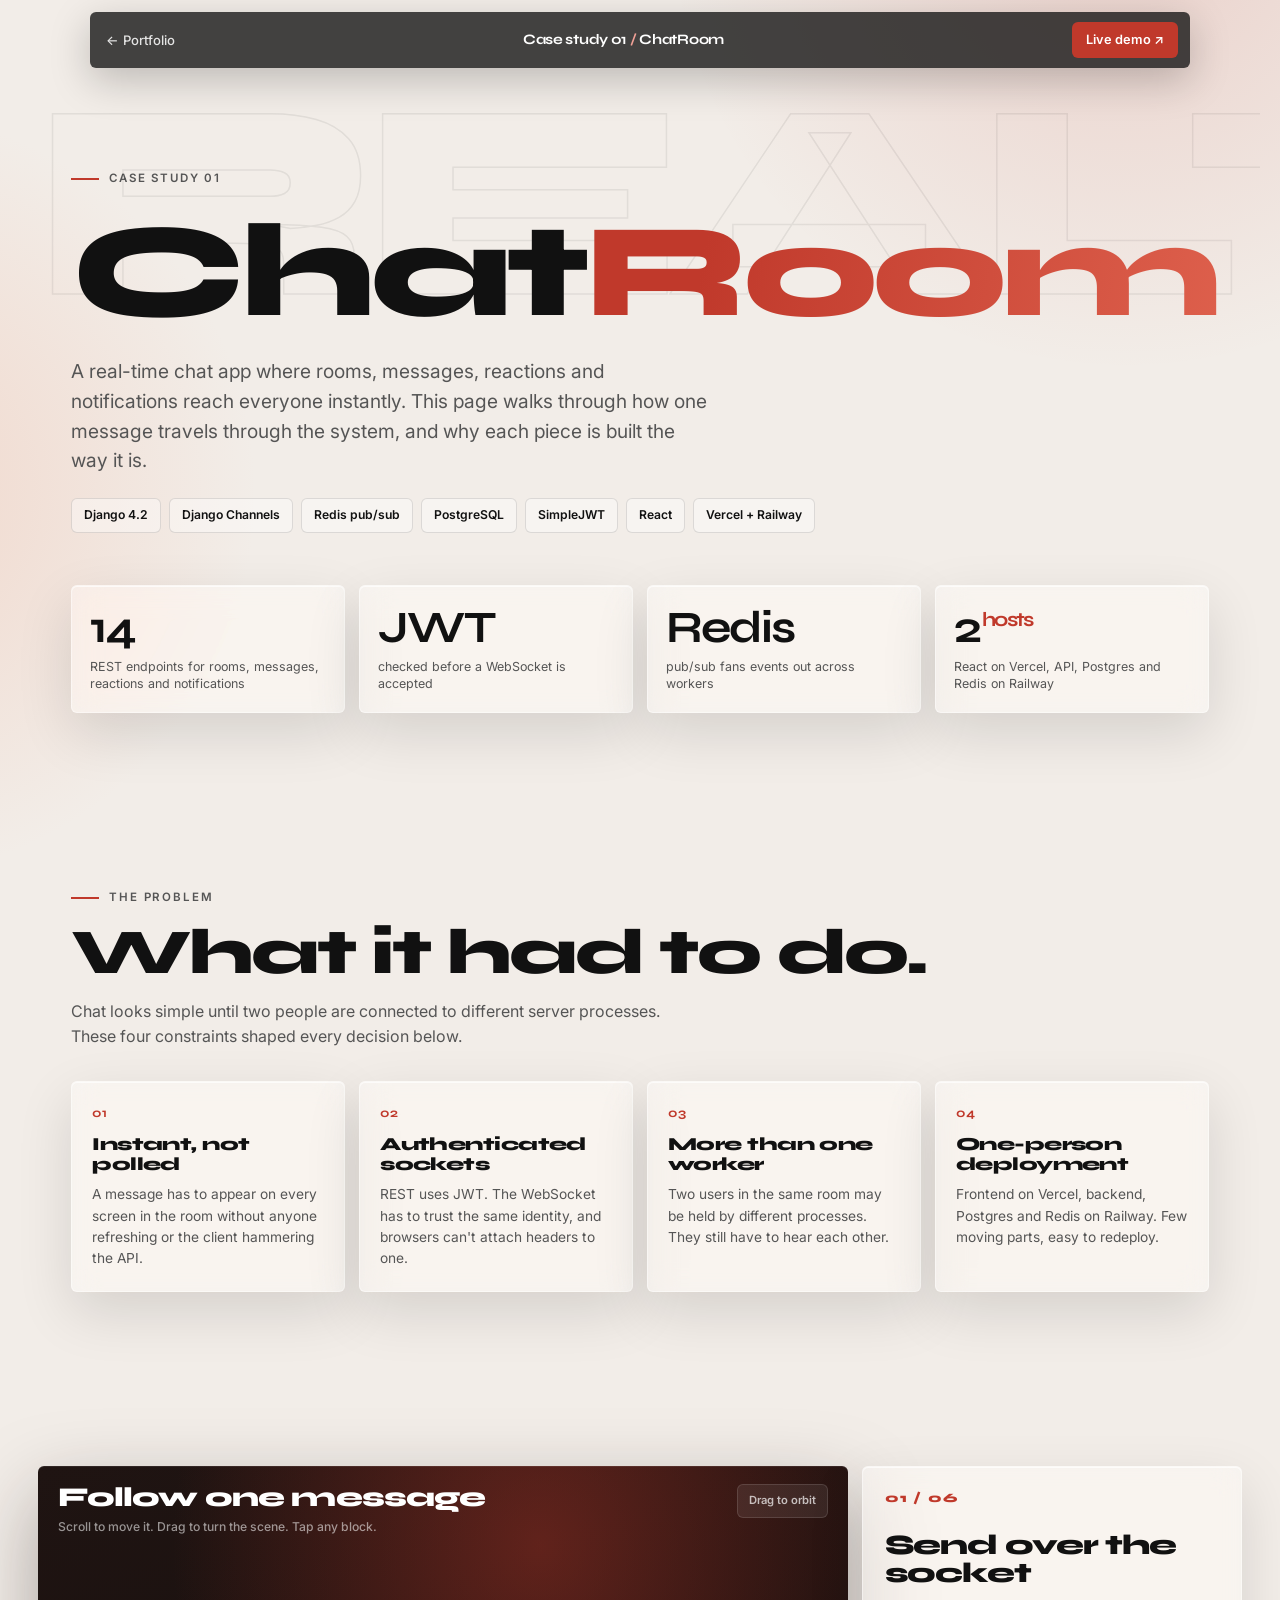
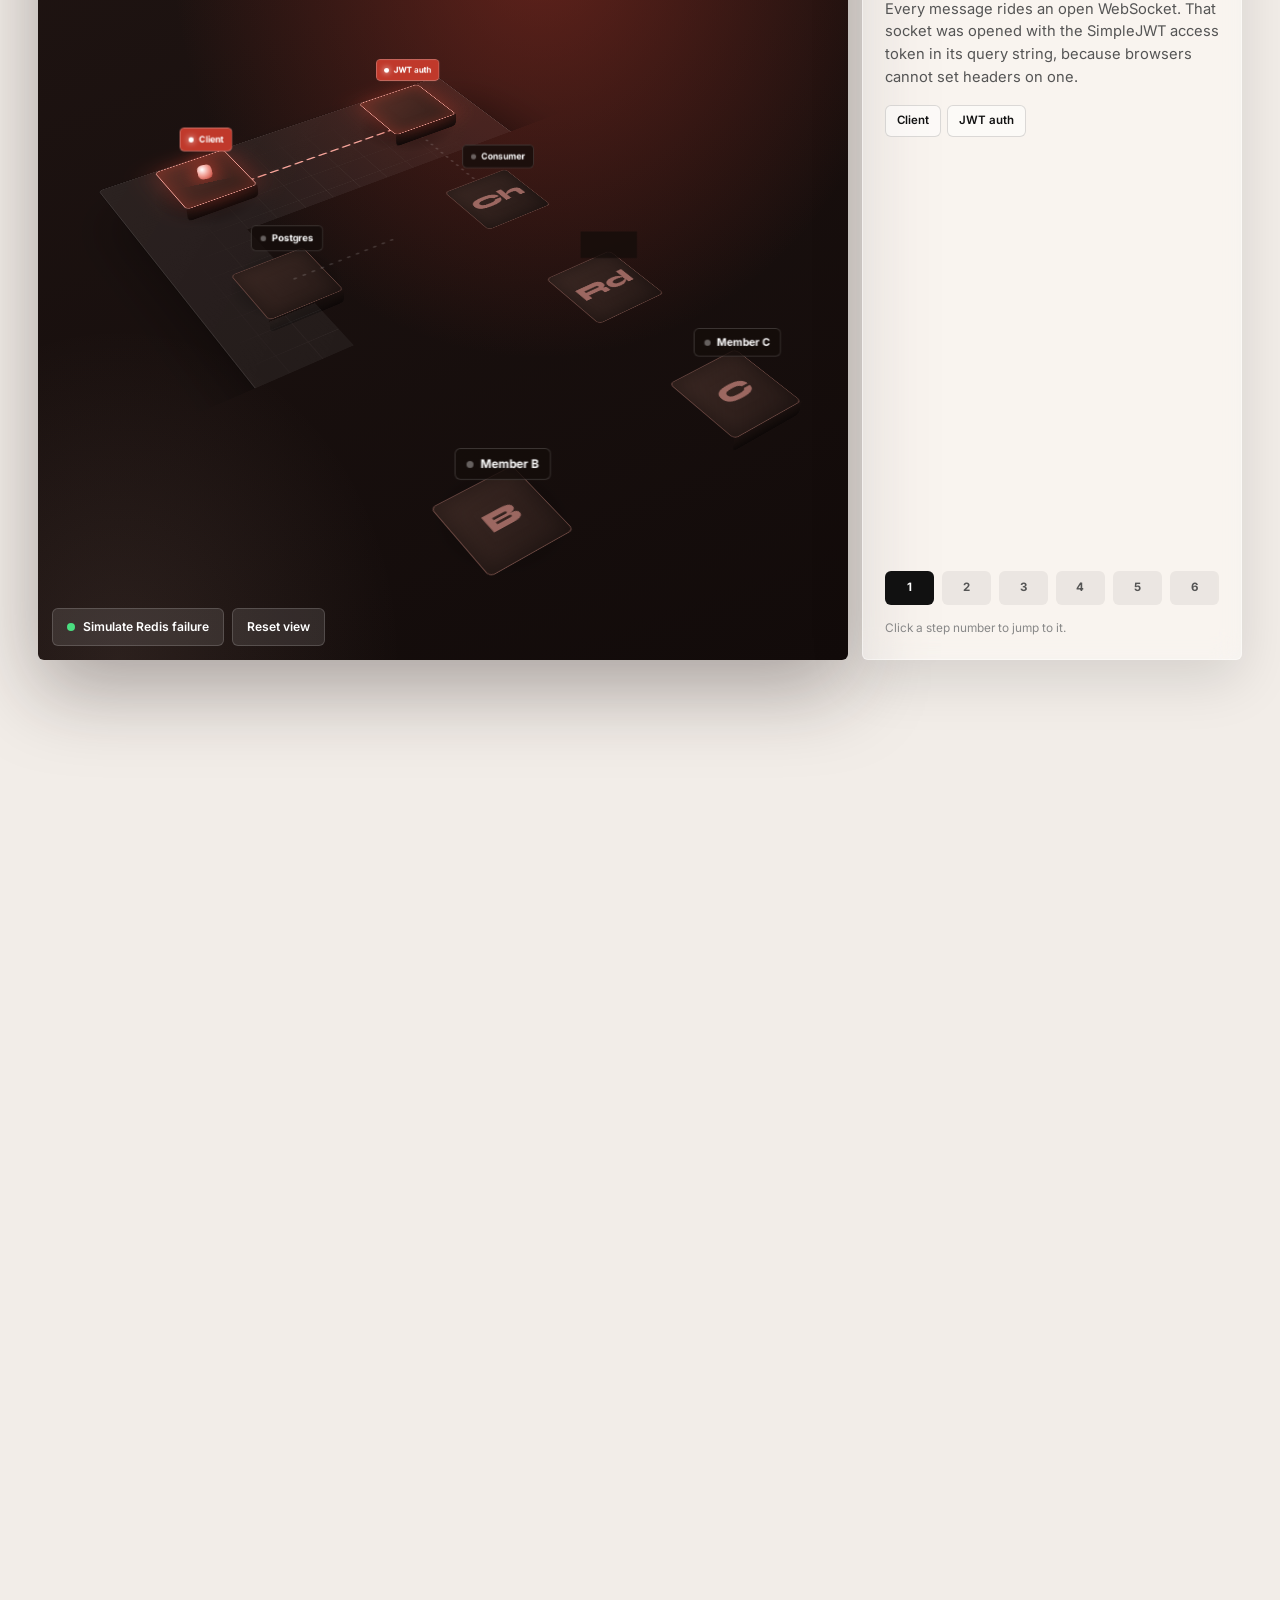
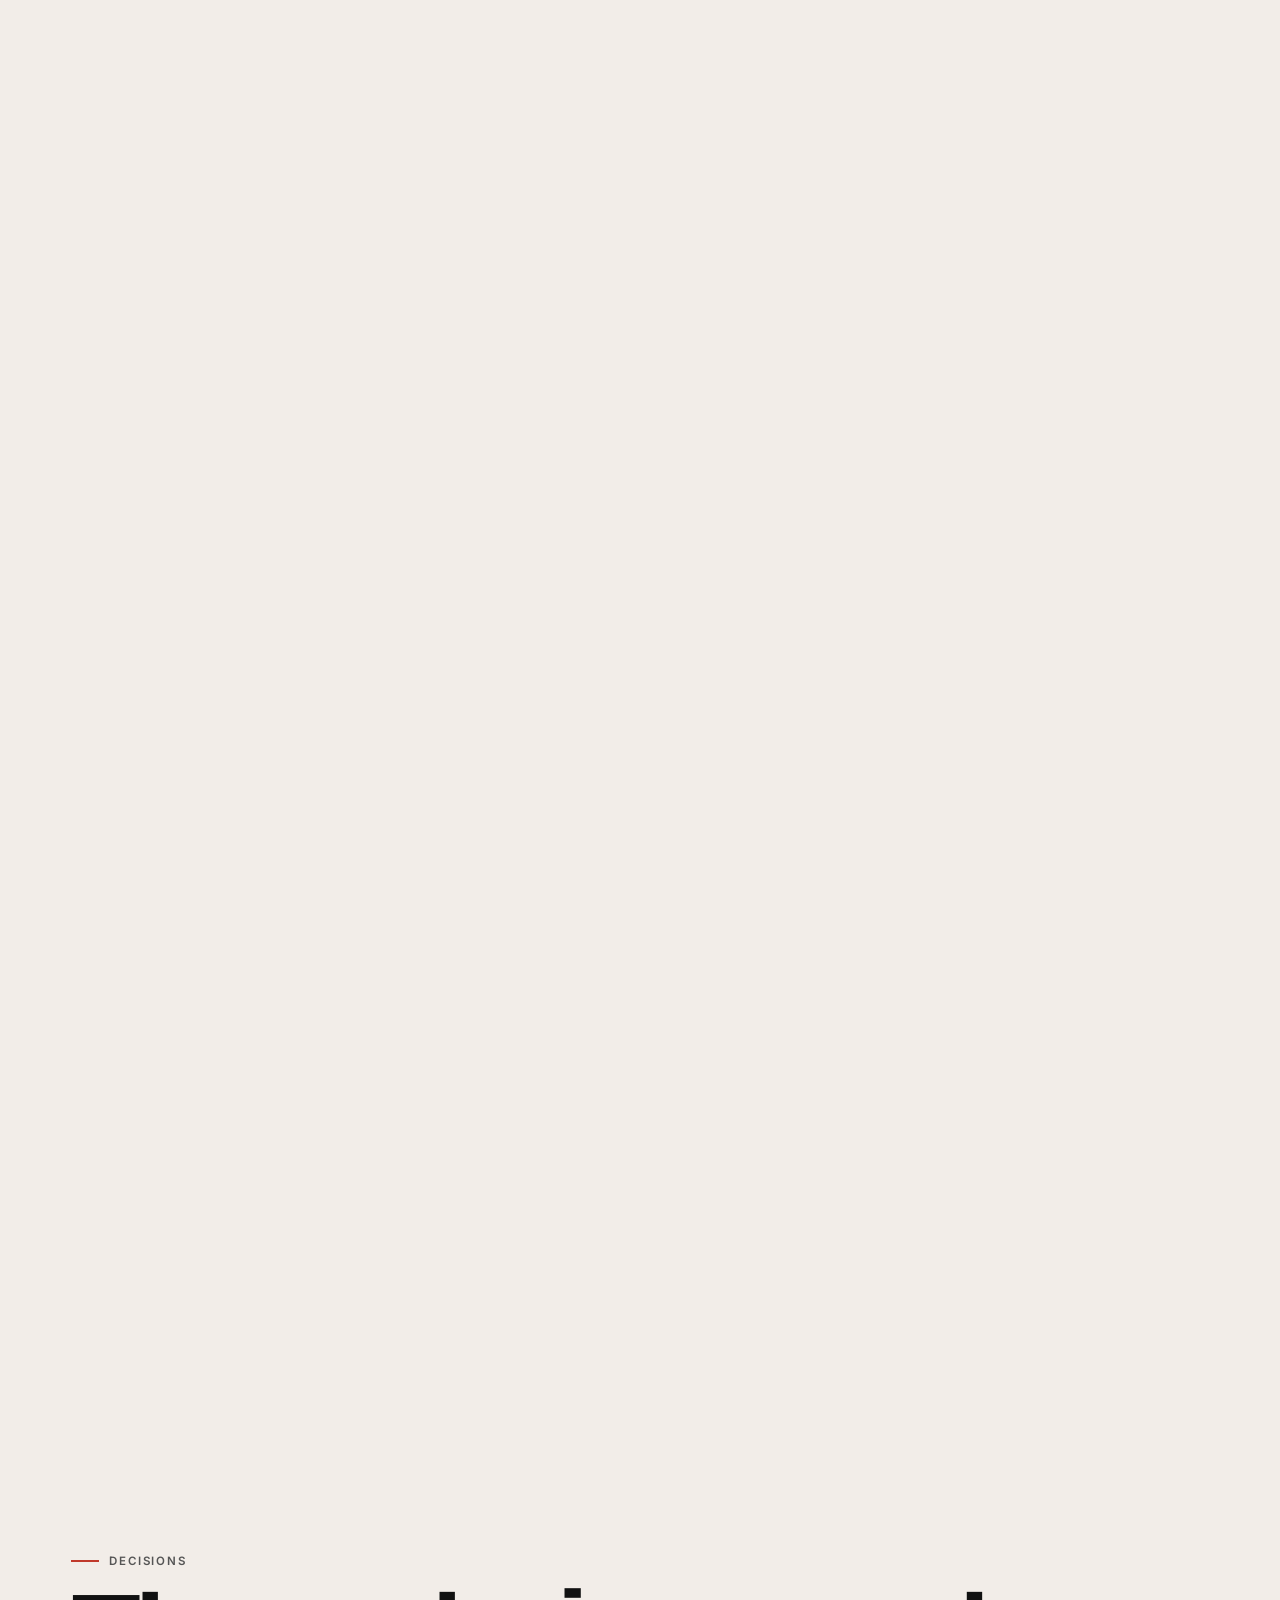
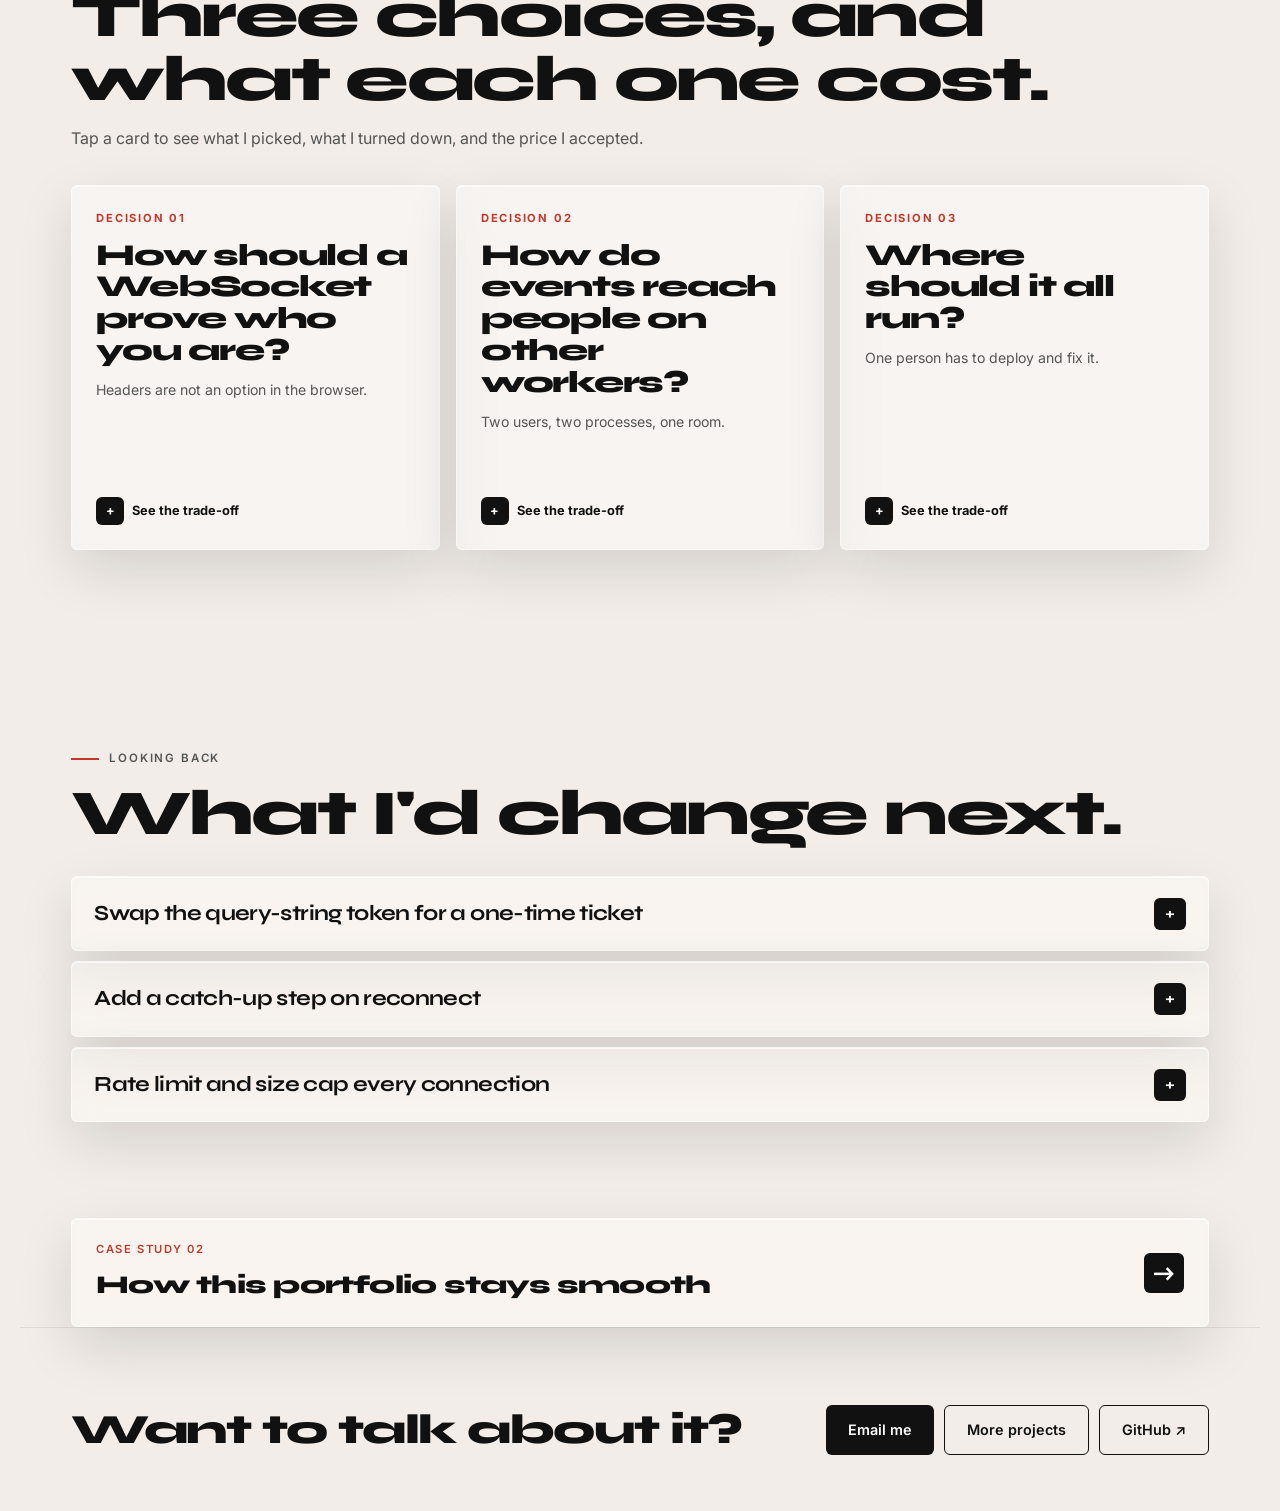
<file: case-chatroom.html>
<!DOCTYPE html>
<html lang="en">
<head>
<meta charset="UTF-8">
<meta name="viewport" content="width=device-width, initial-scale=1.0, viewport-fit=cover">
<meta name="theme-color" content="#0a0a0a">
<title>ChatRoom Case Study | Qasim Akram</title>
<meta name="description" content="How ChatRoom works under the hood: JWT-authenticated WebSockets, Django Channels, Redis pub/sub fan-out and PostgreSQL. An interactive walkthrough by Qasim Akram.">
<link rel="canonical" href="https://qasim-akram.netlify.app/case-chatroom.html">
<meta property="og:type" content="article">
<meta property="og:title" content="ChatRoom Case Study | Qasim Akram">
<meta property="og:description" content="An interactive look at the architecture behind a real-time chat app: auth, fan-out and trade-offs.">
<meta property="og:image" content="https://qasim-akram.netlify.app/img/og-image.png">
<link rel="preconnect" href="https://fonts.googleapis.com">
<link rel="preconnect" href="https://fonts.gstatic.com" crossorigin>
<link href="https://fonts.googleapis.com/css2?family=Inter:wght@400;500;600;700&family=Syne:wght@700;800&display=swap" rel="stylesheet">
<link rel="icon" type="image/svg+xml" href="img/favicon.svg">
<link rel="stylesheet" href="case.css">
</head>
<body>
<div class="c-ambient" aria-hidden="true"></div>


<header class="cnav">
  <a class="back" href="index.html#projects">&larr; Portfolio</a>
  <span class="mid">Case study 01 <i>/</i> ChatRoom</span>
  <a class="live" href="https://chat-room-two-pi.vercel.app/" target="_blank" rel="noopener">Live demo &#8599;</a>
</header>

<main>
<section class="chero">
  <div class="bgword" aria-hidden="true">REALTIME</div>
  <div class="eyebrow sr">Case study 01</div>
  <h1 class="sr" style="--d:.06s">Chat<em>Room</em></h1>
  <p class="lead sr" style="--d:.12s">A real-time chat app where rooms, messages, reactions and notifications reach everyone instantly. This page walks through how one message travels through the system, and why each piece is built the way it is.</p>
  <div class="chips sr" style="--d:.18s"><span>Django 4.2</span><span>Django Channels</span><span>Redis pub/sub</span><span>PostgreSQL</span><span>SimpleJWT</span><span>React</span><span>Vercel + Railway</span></div>
  <div class="stats">
    <div class="stat gc sr" style="--d:.1s"><b data-count="14">14</b><span>REST endpoints for rooms, messages, reactions and notifications</span></div>
    <div class="stat gc sr" style="--d:.16s"><b>JWT</b><span>checked before a WebSocket is accepted</span></div>
    <div class="stat gc sr" style="--d:.22s"><b>Redis</b><span>pub/sub fans events out across workers</span></div>
    <div class="stat gc sr" style="--d:.28s"><b>2<sup>hosts</sup></b><span>React on Vercel, API, Postgres and Redis on Railway</span></div>
  </div>
</section>

<section class="csec" id="problem">
  <div class="eyebrow sr">The problem</div>
  <h2 class="sr">What it had to do.</h2>
  <p class="sub sr">Chat looks simple until two people are connected to different server processes. These four constraints shaped every decision below.</p>
  <div class="cons">
    <div class="con gc sr" style="--d:.04s"><span class="n">01</span><h3>Instant, not polled</h3><p>A message has to appear on every screen in the room without anyone refreshing or the client hammering the API.</p></div>
    <div class="con gc sr" style="--d:.1s"><span class="n">02</span><h3>Authenticated sockets</h3><p>REST uses JWT. The WebSocket has to trust the same identity, and browsers can't attach headers to one.</p></div>
    <div class="con gc sr" style="--d:.16s"><span class="n">03</span><h3>More than one worker</h3><p>Two users in the same room may be held by different processes. They still have to hear each other.</p></div>
    <div class="con gc sr" style="--d:.22s"><span class="n">04</span><h3>One-person deployment</h3><p>Frontend on Vercel, backend, Postgres and Redis on Railway. Few moving parts, easy to redeploy.</p></div>
  </div>
</section>

<section class="arch" id="arch" aria-label="Interactive architecture walkthrough">
  <div class="pin" id="pin">
    <div class="stage" id="stage">
      <div class="stage-title">
        <div><h2>Follow one message</h2><small>Scroll to move it. Drag to turn the scene. Tap any block.</small></div>
        <span class="hint" id="hint">Drag to orbit</span>
      </div>
      <div class="scene"><div class="plane" id="plane"></div></div>
      <div class="stage-ui">
        <button class="pill" id="kill" aria-pressed="false"><i></i><span>Simulate Redis failure</span></button>
        <button class="pill" id="reset">Reset view</button>
      </div>
      <div class="sheet" id="sheet" role="dialog" aria-live="polite" aria-label="Component details">
        <button class="x" id="sheetX" aria-label="Close details">&times;</button>
        <h3 id="shName"></h3><p class="role" id="shRole"></p>
        <dl><div><dt>Decision</dt><dd id="shDec"></dd></div><div><dt>Trade-off</dt><dd id="shTrade"></dd></div></dl>
      </div>
    </div>
    <aside class="narr gc" id="narr">
      <div class="count" id="count">01 / 06</div>
      <div class="steps" id="steps"></div>
      <div class="dots" id="dots" role="tablist" aria-label="Steps"></div>
      <p class="tip">Click a step number to jump to it.</p>
    </aside>
  </div>
</section>
<noscript><div class="ns"><p>This page is interactive. In short: the browser opens a WebSocket with a JWT, Channels middleware validates it, the consumer saves the message to PostgreSQL and publishes it to Redis, and Redis delivers it to every consumer in the room.</p></div></noscript>

<section class="csec" id="decisions">
  <div class="eyebrow sr">Decisions</div>
  <h2 class="sr">Three choices, and what each one cost.</h2>
  <p class="sub sr">Tap a card to see what I picked, what I turned down, and the price I accepted.</p>
  <div class="dgrid" id="dgrid"></div>
</section>

<section class="csec" id="results">
  <div class="eyebrow sr">Results</div>
  <h2 class="sr">Measured, not claimed.</h2>
  <p class="sub sr">Numbers come from a repeatable k6 load test, with the setup and date shown beside them.</p>
  <div class="rgrid" id="rgrid"></div>
  <div class="chart gc" id="chart" hidden>
    <h3>Delivery latency as concurrent clients grow</h3>
    <div class="bars" id="bars"></div>
    <p class="readout" id="readout">Hover or tap a bar.</p>
  </div>
  <p class="setup" id="setup"></p>
  <div class="pending" id="pending"><b>Load test pending.</b> The script is in <code>loadtest/k6-chatroom.js</code>. Fill the results object at the top of <code>case.js</code> after a run and this section fills itself in.</div>
</section>

<section class="csec" id="change">
  <div class="eyebrow sr">Looking back</div>
  <h2 class="sr">What I'd change next.</h2>
  <div class="acc" id="acc"></div>
</section>
<div class="crosslink sr"><a class="gc" href="case-portfolio.html"><span><small>Case study 02</small>How this portfolio stays smooth</span><b>&rarr;</b></a></div>
</main>

<footer class="cfoot">
  <h2>Want to talk about it?</h2>
  <div class="btns">
    <a class="btn p" href="mailto:qasimakram46@hotmail.com?subject=ChatRoom%20case%20study">Email me</a>
    <a class="btn o" href="index.html#projects">More projects</a>
    <a class="btn o" href="https://github.com/Muhammad-Qasim-Akram" target="_blank" rel="noopener">GitHub &#8599;</a>
  </div>
</footer>

<script src="case.js" defer></script>
</body>
</html>
</file>
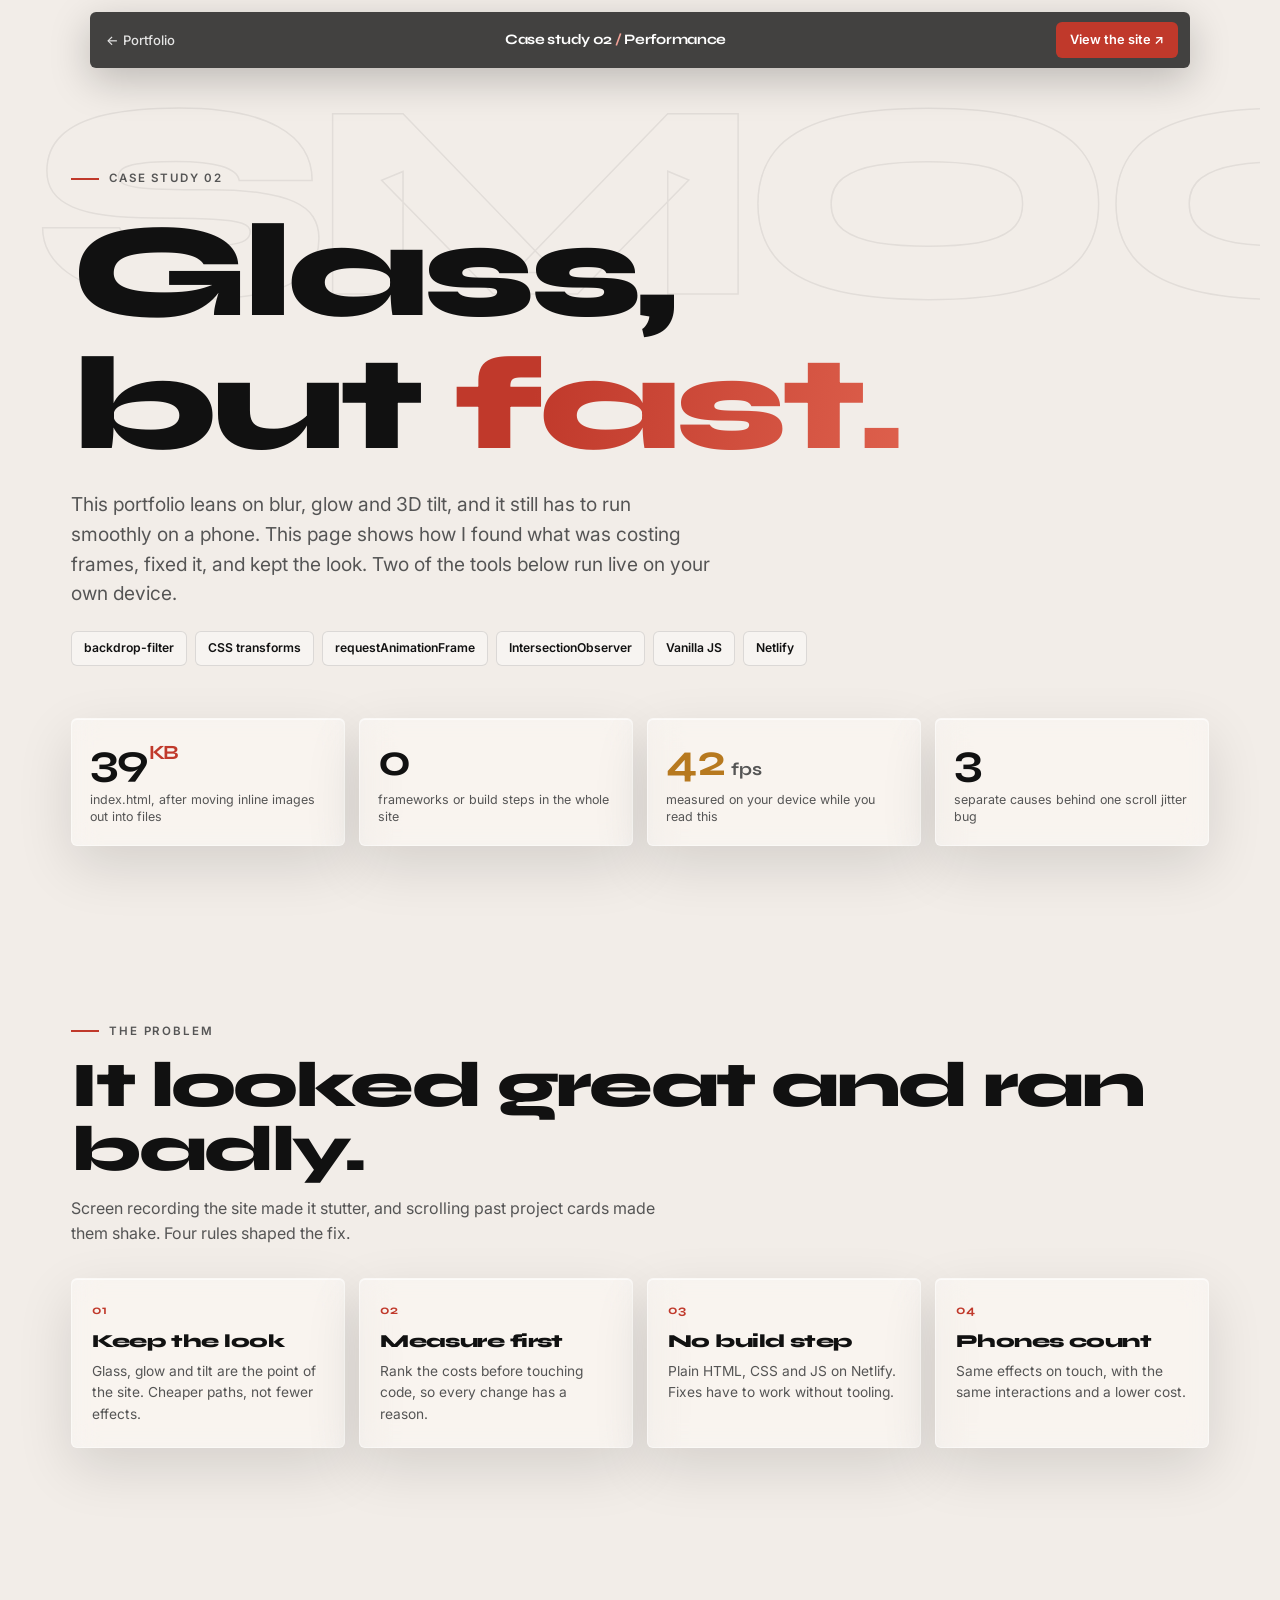
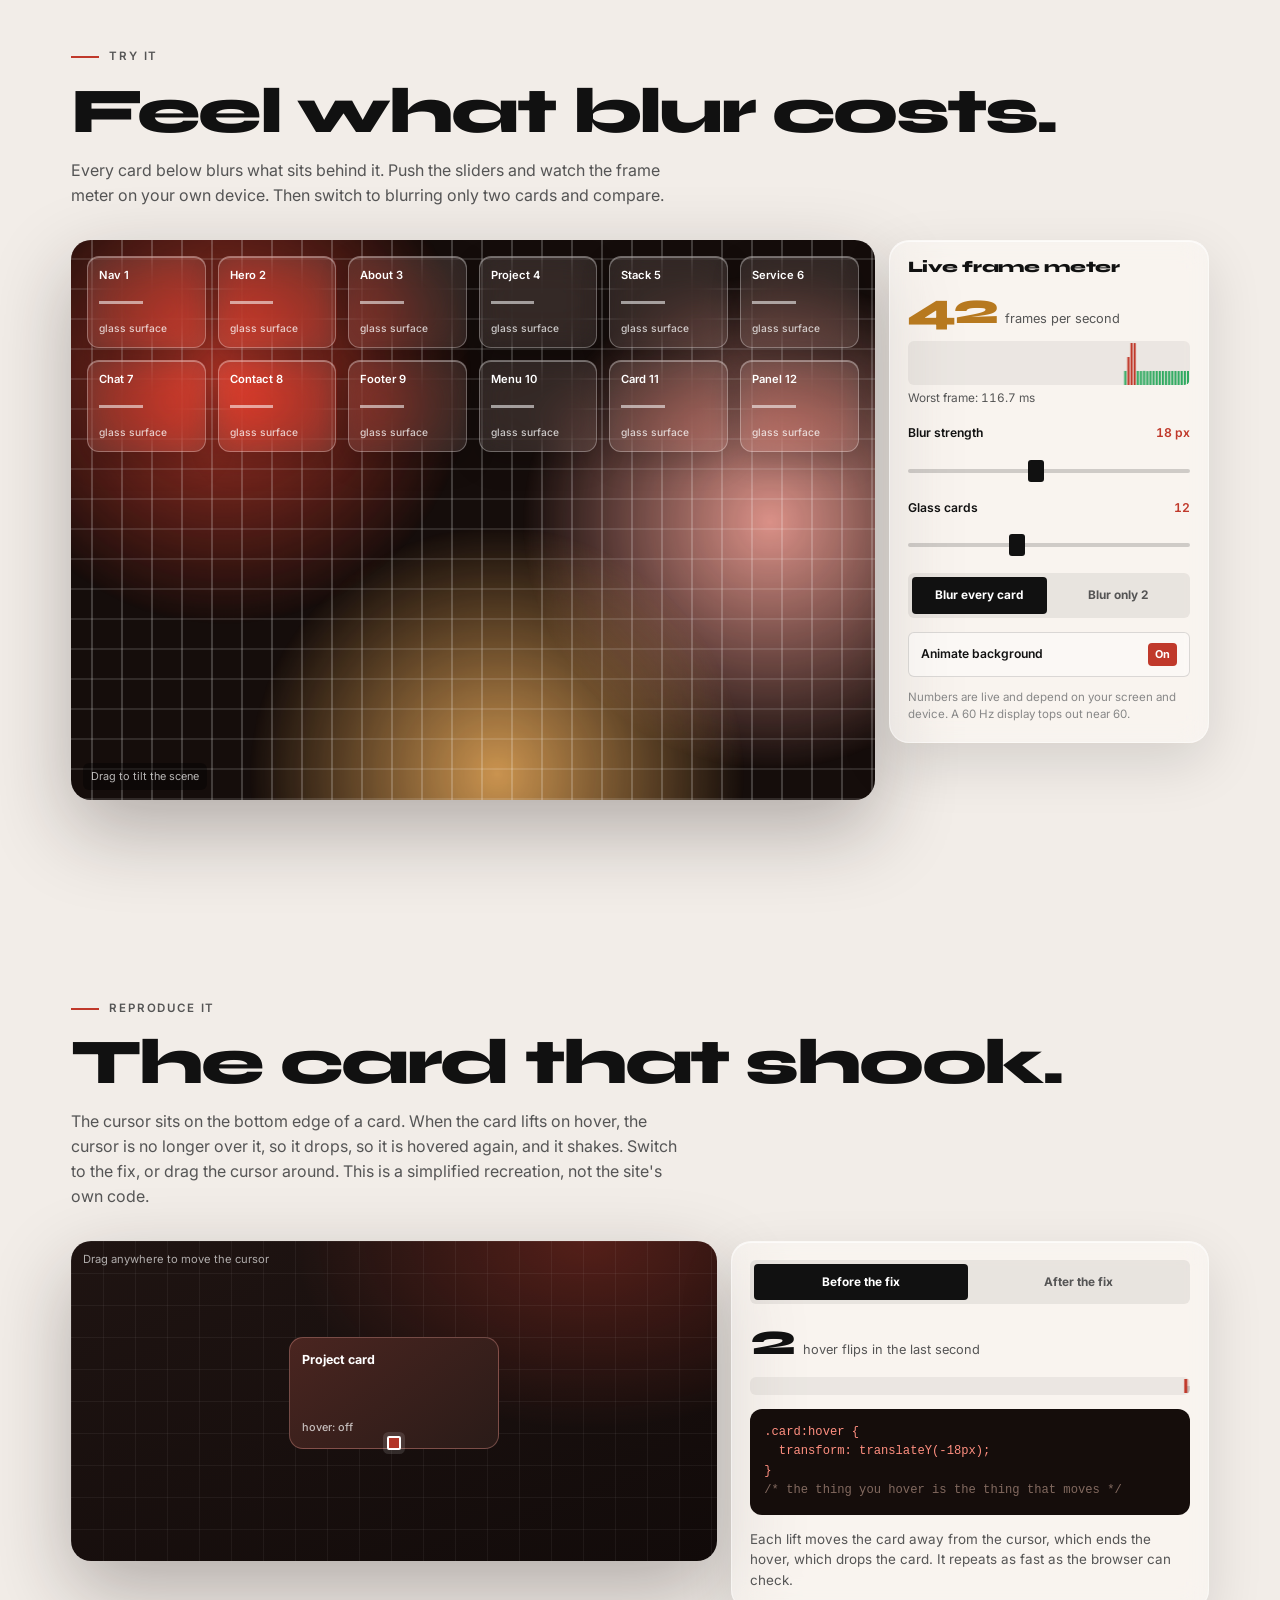
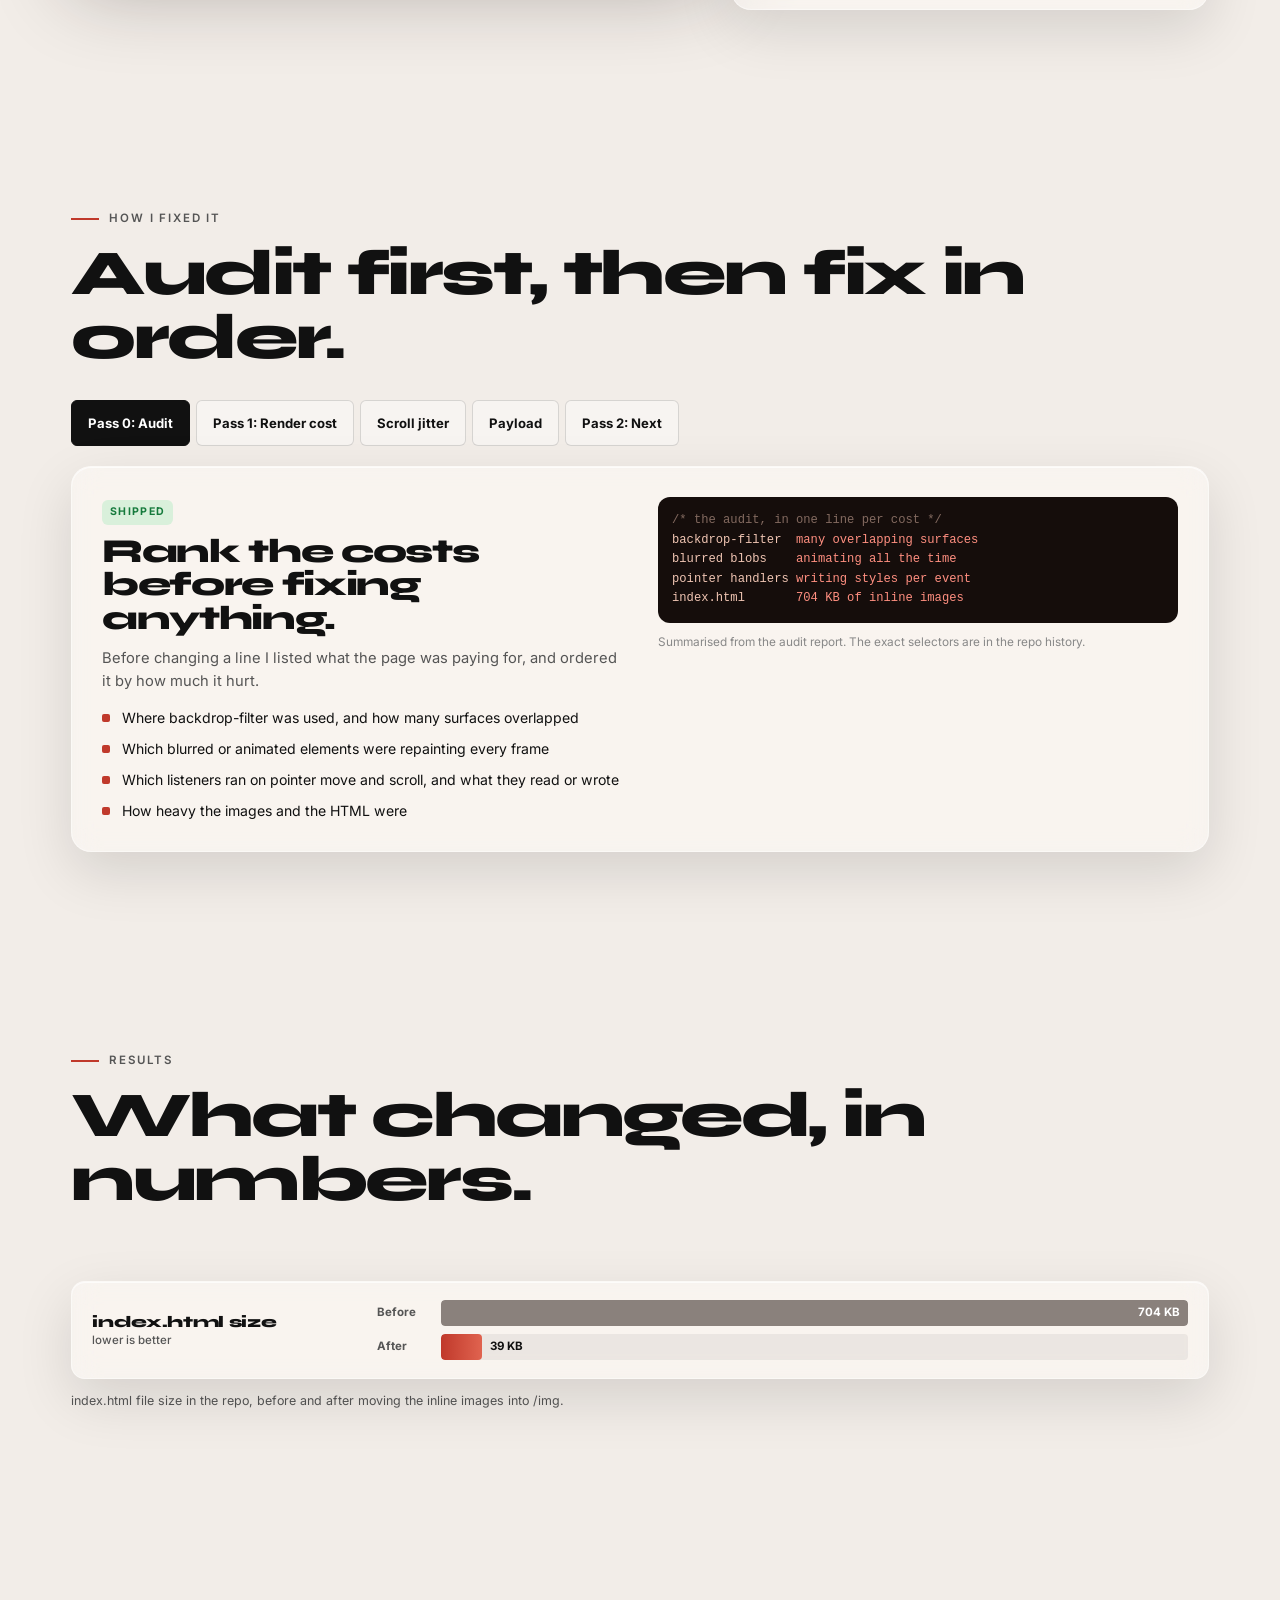
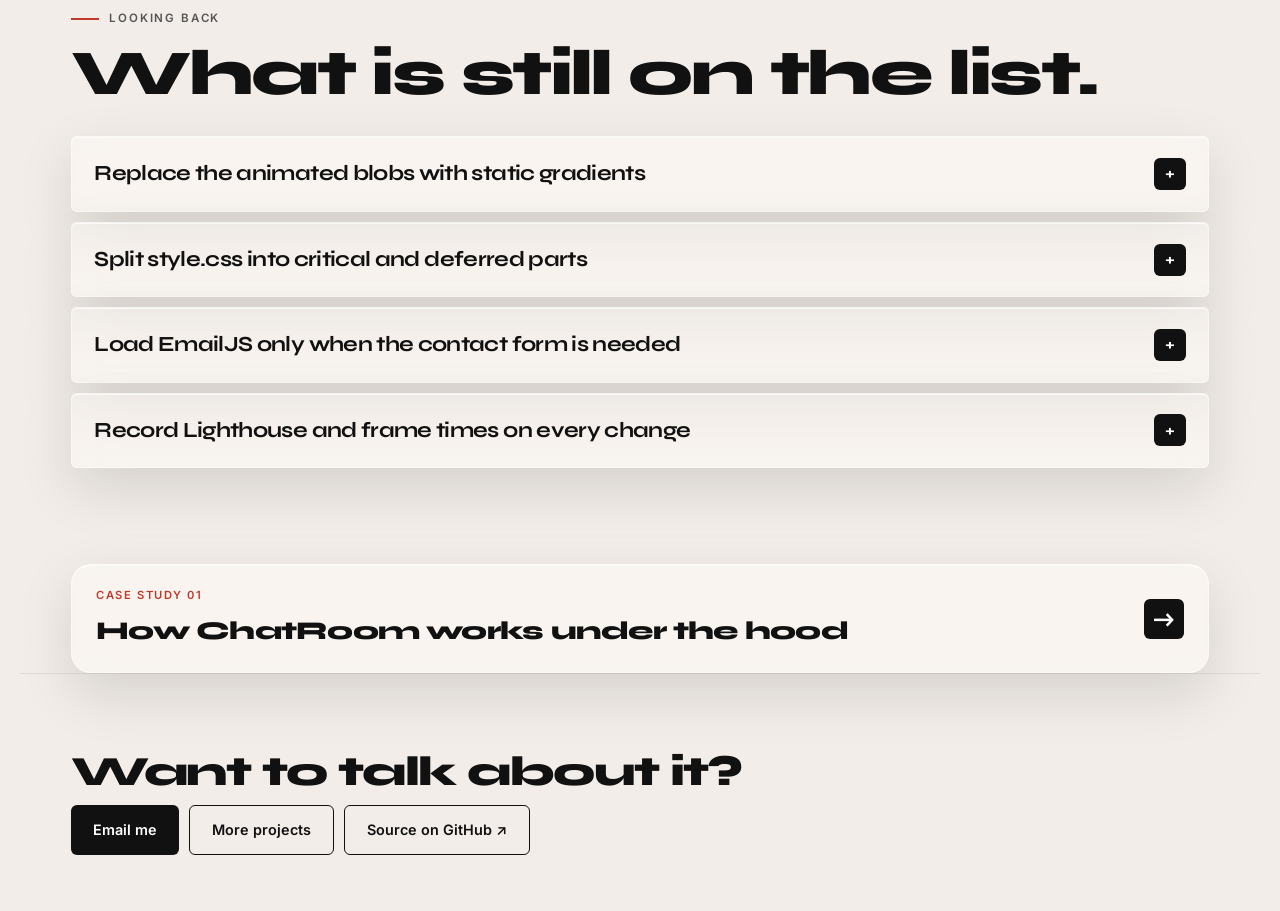
<file: case-portfolio.html>
<!DOCTYPE html>
<html lang="en">

<head>
  <meta charset="UTF-8">
  <meta name="viewport" content="width=device-width, initial-scale=1.0, viewport-fit=cover">
  <meta name="theme-color" content="#0a0a0a">
  <title>Portfolio Performance Case Study | Qasim Akram</title>
  <meta name="description"
    content="How I kept a blur-heavy, animated portfolio smooth: a ranked performance audit, a live frame meter and a reproduction of a scroll-jitter bug. By Qasim Akram.">
  <link rel="canonical" href="https://qasim-akram.netlify.app/case-portfolio.html">
  <meta property="og:type" content="article">
  <meta property="og:title" content="Portfolio Performance Case Study | Qasim Akram">
  <meta property="og:description"
    content="Live tools that show what blur costs, and the hover loop that made cards shake.">
  <meta property="og:image" content="https://qasim-akram.netlify.app/img/og-image.png">
  <link rel="preconnect" href="https://fonts.googleapis.com">
  <link rel="preconnect" href="https://fonts.gstatic.com" crossorigin>
  <link href="https://fonts.googleapis.com/css2?family=Inter:wght@400;500;600;700&family=Syne:wght@700;800&display=swap"
    rel="stylesheet">
  <link rel="icon" type="image/svg+xml" href="img/favicon.svg">
  <link rel="stylesheet" href="case.css">
  <link rel="stylesheet" href="case2.css">
</head>

<body>
 

  <header class="cnav">
    <a class="back" href="index.html#projects">&larr; Portfolio</a>
    <span class="mid">Case study 02 <i>/</i> Performance</span>
    <a class="live" href="index.html">View the site &#8599;</a>
  </header>

  <main>
    <section class="chero">
      <div class="bgword" aria-hidden="true">SMOOTH</div>
      <div class="eyebrow sr">Case study 02</div>
      <h1 class="sr" style="--d:.06s">Glass, but&nbsp;<em>fast.</em></h1>
      <p class="lead sr" style="--d:.12s">This portfolio leans on blur, glow and 3D tilt, and it still has to run
        smoothly on a phone. This page shows how I found what was costing frames, fixed it, and kept the look. Two of
        the tools below run live on your own device.</p>
      <div class="chips sr" style="--d:.18s"><span>backdrop-filter</span><span>CSS
          transforms</span><span>requestAnimationFrame</span><span>IntersectionObserver</span><span>Vanilla
          JS</span><span>Netlify</span></div>
      <div class="stats">
        <div class="stat gc sr" style="--d:.1s"><b><span data-from="704"
              data-to="39">704</span><sup>KB</sup></b><span>index.html, after moving inline images out into files</span>
        </div>
        <div class="stat gc sr" style="--d:.16s"><b>0</b><span>frameworks or build steps in the whole site</span></div>
        <div class="stat gc live-stat sr" id="heroFps" style="--d:.22s"><b><span
              id="heroFpsNum">--</span><small>fps</small></b><span>measured on your device while you read this</span>
        </div>
        <div class="stat gc sr" style="--d:.28s"><b>3</b><span>separate causes behind one scroll jitter bug</span></div>
      </div>
    </section>

    <section class="csec" id="problem">
      <div class="eyebrow sr">The problem</div>
      <h2 class="sr">It looked great and ran badly.</h2>
      <p class="sub sr">Screen recording the site made it stutter, and scrolling past project cards made them shake.
        Four rules shaped the fix.</p>
      <div class="cons">
        <div class="con gc sr" style="--d:.04s"><span class="n">01</span>
          <h3>Keep the look</h3>
          <p>Glass, glow and tilt are the point of the site. Cheaper paths, not fewer effects.</p>
        </div>
        <div class="con gc sr" style="--d:.1s"><span class="n">02</span>
          <h3>Measure first</h3>
          <p>Rank the costs before touching code, so every change has a reason.</p>
        </div>
        <div class="con gc sr" style="--d:.16s"><span class="n">03</span>
          <h3>No build step</h3>
          <p>Plain HTML, CSS and JS on Netlify. Fixes have to work without tooling.</p>
        </div>
        <div class="con gc sr" style="--d:.22s"><span class="n">04</span>
          <h3>Phones count</h3>
          <p>Same effects on touch, with the same interactions and a lower cost.</p>
        </div>
      </div>
    </section>

    <section class="csec" id="glasslab">
      <div class="eyebrow sr">Try it</div>
      <h2 class="sr">Feel what blur costs.</h2>
      <p class="sub sr">Every card below blurs what sits behind it. Push the sliders and watch the frame meter on your
        own device. Then switch to blurring only two cards and compare.</p>
      <div class="labwrap">
        <div class="lab" id="lab" data-mode="all" aria-label="Glass cards over a moving background">
          <div class="lab-bg" aria-hidden="true"><span class="blob"></span><span class="blob"></span><span
              class="blob"></span>
            <div class="stripes"></div>
          </div>
          <div class="lab-cards" id="labCards"></div>
          <div class="lab-note">Drag to tilt the scene</div>
        </div>
        <aside class="panel gc sr">
          <h3>Live frame meter</h3>
          <div class="fps" id="fps"><b id="fpsNum">--</b><span>frames per second</span></div>
          <canvas class="graph" id="graph" width="280" height="44" aria-hidden="true"></canvas>
          <div class="worst" id="worst">Worst frame: -- ms</div>
          <div class="ctl">
            <label>Blur strength <output id="blurOut">18 px</output></label>
            <input type="range" id="blur" min="0" max="40" value="18" aria-label="Blur strength">
            <label>Glass cards <output id="countOut">12</output></label>
            <input type="range" id="count" min="1" max="30" value="12" aria-label="Number of glass cards">
            <div class="seg" role="group" aria-label="Blur mode"><button id="mAll" aria-pressed="true">Blur every
                card</button><button id="mLight" aria-pressed="false">Blur only 2</button></div>
            <button class="tgl" id="motion" aria-pressed="true">Animate background <i>On</i></button>
          </div>
          <p class="hintline">Numbers are live and depend on your screen and device. A 60 Hz display tops out near 60.
          </p>
        </aside>
      </div>
    </section>

    <section class="csec" id="buglab">
      <div class="eyebrow sr">Reproduce it</div>
      <h2 class="sr">The card that shook.</h2>
      <p class="sub sr">The cursor sits on the bottom edge of a card. When the card lifts on hover, the cursor is no
        longer over it, so it drops, so it is hovered again, and it shakes. Switch to the fix, or drag the cursor
        around. This is a simplified recreation, not the site's own code.</p>
      <div class="buglab">
        <div class="arena" id="arena" data-mode="bug" aria-label="Hover loop demo">
          <div class="arena-tip">Drag anywhere to move the cursor</div>
          <div class="slot" id="slot">
            <div class="bcard" id="bcard"><span>Project card</span><small id="bstate">hover: off</small></div>
          </div>
          <div class="cursor" id="cursor"></div>
        </div>
        <aside class="bugpanel gc sr">
          <div class="seg" role="group" aria-label="Version"><button id="vBug" aria-pressed="true">Before the
              fix</button><button id="vFix" aria-pressed="false">After the fix</button></div>
          <div class="flips" id="flips"><b id="flipNum">0</b><span>hover flips in the last second</span></div>
          <canvas class="strip" id="strip" width="300" height="18" aria-hidden="true"></canvas>
          <pre class="code" id="bugCode" aria-label="CSS"></pre>
          <p id="bugText"></p>
        </aside>
      </div>
    </section>

    <section class="csec" id="passes">
      <div class="eyebrow sr">How I fixed it</div>
      <h2 class="sr">Audit first, then fix in order.</h2>
      <div class="tabs" id="tabs" role="tablist" aria-label="Passes"></div>
      <div class="tabpanel gc" id="tabpanel" role="tabpanel"></div>
    </section>

    <section class="csec" id="results">
      <div class="eyebrow sr">Results</div>
      <h2 class="sr">What changed, in numbers.</h2>
      <p class="sub sr">Only figures I can show. File sizes are checkable in the repo.</p>
      <div class="rrows" id="rrows"></div>
      <p class="rsrc" id="rsrc"></p>
    </section>

    <section class="csec" id="change">
      <div class="eyebrow sr">Looking back</div>
      <h2 class="sr">What is still on the list.</h2>
      <div class="acc" id="acc"></div>
    </section>

    <div class="crosslink sr"><a class="gc" href="case-chatroom.html"><span><small>Case study 01</small>How ChatRoom
          works under the hood</span><b>&rarr;</b></a></div>
  </main>

  <footer class="cfoot">
    <h2>Want to talk about it?</h2>
    <div class="btns">
      <a class="btn p" href="mailto:qasimakram46@hotmail.com?subject=Portfolio%20performance%20case%20study">Email
        me</a>
      <a class="btn o" href="index.html#projects">More projects</a>
      <a class="btn o" href="https://github.com/Muhammad-Qasim-Akram/Portfolio3D" target="_blank" rel="noopener">Source
        on GitHub &#8599;</a>
    </div>
  </footer>

  <script src="case-portfolio.js" defer></script>
</body>

</html>
</file>
<file: case.css>
/* Case study pages. Same tokens as style.css so both feel like one site. */
*,*::before,*::after{box-sizing:border-box;margin:0;padding:0}
:root{
  --bg:#f2ede8;--bg2:#ebe6df;--black:#111;--gray:#888;--gray2:#555;
  --red:#c0392b;--rose:#f2a197;--peach:#f0c5b3;--ok:#4ade80;
  --ink:#211816;--ink2:#4a2520;
  --border:rgba(0,0,0,.08);
  --glass-bg:rgba(255,255,255,.38);--glass-border:rgba(255,255,255,.42);
  --glass-hi:rgba(255,255,255,.68);--glass-shadow:0 20px 56px rgba(0,0,0,.12);
  --ease:cubic-bezier(.22,1,.36,1);--spring:cubic-bezier(.34,1.56,.64,1);
  --gut:clamp(16px,4vw,56px);
}
html{scroll-behavior:smooth;scroll-padding-top:80px;-webkit-text-size-adjust:100%}
body{font-family:"Inter",system-ui,sans-serif;background:var(--bg);color:var(--black);overflow-x:clip;line-height:1.55}
a{color:inherit;text-decoration:none}
button{font:inherit;color:inherit;background:none;border:0;cursor:pointer;-webkit-tap-highlight-color:transparent}
h1,h2,h3{font-family:"Syne",sans-serif;font-weight:800;letter-spacing:-.04em;line-height:1}
:focus-visible{outline:2px solid var(--red);outline-offset:3px}

/* ambient colour, gradients only so it stays cheap */
.c-ambient{position:fixed;inset:0;z-index:-1;pointer-events:none;
  background:
   radial-gradient(60vmax 60vmax at 88% -10%,rgba(192,57,43,.16),transparent 60%),
   radial-gradient(50vmax 50vmax at -10% 55%,rgba(240,197,179,.55),transparent 60%),
   var(--bg)}

/* nav */
.cnav{position:fixed;z-index:50;top:12px;left:50%;transform:translateX(-50%);width:min(1100px,calc(100% - 24px));
  display:flex;align-items:center;justify-content:space-between;gap:12px;padding:10px 12px 10px 16px;
  border-radius:6px;background:rgba(17,17,17,.78);color:#fff;box-shadow:0 12px 40px rgba(0,0,0,.22)}
.cnav a.back{font-size:.82rem;font-weight:500;opacity:.85;white-space:nowrap;transition:opacity .2s}
.cnav a.back:hover{opacity:1}
.cnav .mid{font-family:"Syne",sans-serif;font-weight:700;font-size:.9rem;letter-spacing:-.02em;white-space:nowrap;overflow:hidden;text-overflow:ellipsis}
.cnav .mid i{font-style:normal;color:var(--rose)}
.cnav a.live{background:var(--red);color:#fff;font-size:.8rem;font-weight:600;padding:8px 14px;border-radius:6px;white-space:nowrap;transition:transform .25s var(--spring),background .2s}
.cnav a.live:hover{transform:translateY(-2px);background:#d4473a}
.cprog{position:fixed;z-index:51;top:0;left:0;height:3px;width:100%;transform-origin:0 50%;transform:scaleX(0);
  background:linear-gradient(90deg,var(--red),var(--rose));will-change:transform}
@media(max-width:560px){.cnav .mid{display:none}.cnav{justify-content:space-between}}

/* reveal */
.sr{opacity:0;transform:translateY(26px);transition:opacity .7s var(--ease),transform .7s var(--ease);transition-delay:var(--d,0s)}
.sr.in{opacity:1;transform:none}

/* glass card with pointer light */
.gc{position:relative;isolation:isolate;border-radius:6px;border:1px solid var(--glass-border);background:var(--glass-bg);
  box-shadow:var(--glass-shadow),inset 0 1px 0 var(--glass-hi);
  -webkit-backdrop-filter:blur(14px) saturate(160%);backdrop-filter:blur(14px) saturate(160%);
  transition:transform .35s var(--ease),box-shadow .35s var(--ease)}
.gc::after{content:"";position:absolute;inset:0;z-index:-1;border-radius:inherit;pointer-events:none;opacity:0;transition:opacity .25s;
  background:radial-gradient(280px circle at var(--mx,50%) var(--my,50%),rgba(192,57,43,.16),transparent 70%)}
.gc:hover::after,.gc.touch::after{opacity:1}
@media(hover:hover){.gc:hover{transform:translateY(-4px)}}
.gc:active{transform:scale(.985)}

/* hero */
.chero{position:relative;overflow-x:clip;padding:clamp(120px,18vh,170px) var(--gut) clamp(36px,6vw,72px);max-width:1240px;margin:0 auto}
.chero .bgword{position:absolute;right:-1vw;top:clamp(70px,10vh,110px);font-family:"Syne",sans-serif;font-weight:800;
  font-size:clamp(5rem,22vw,19rem);letter-spacing:-.06em;line-height:.8;color:transparent;
  -webkit-text-stroke:1.5px rgba(17,17,17,.07);pointer-events:none;user-select:none;white-space:nowrap;overflow:hidden;max-width:100%}
.eyebrow{display:inline-flex;align-items:center;gap:10px;font-size:.72rem;font-weight:600;letter-spacing:.16em;text-transform:uppercase;color:var(--gray2)}
.eyebrow::before{content:"";width:28px;height:2px;background:var(--red)}
.chero h1{font-size:clamp(2.4rem,10.4vw,9rem);margin:18px 0 18px;position:relative}
.chero h1 em{font-style:normal;background:linear-gradient(100deg,var(--red) 10%,#e0634f 55%,var(--rose));
  -webkit-background-clip:text;background-clip:text;color:transparent;background-size:200% 100%;animation:sheen 7s ease-in-out infinite alternate}
@keyframes sheen{to{background-position:100% 0}}
.lead{max-width:640px;font-size:clamp(1rem,1.5vw,1.2rem);color:var(--gray2);position:relative}
.chips{display:flex;flex-wrap:wrap;gap:8px;margin-top:22px;position:relative}
.chips span{font-size:.76rem;font-weight:600;padding:7px 12px;border-radius:6px;border:1px solid rgba(17,17,17,.12);background:rgba(255,255,255,.4);transition:transform .25s var(--spring),background .2s,color .2s}
.chips span:hover{transform:translateY(-3px);background:var(--black);color:#fff}
.stats{display:grid;grid-template-columns:repeat(4,minmax(0,1fr));gap:14px;margin-top:clamp(28px,5vw,52px);position:relative}
.stat{padding:20px 18px}
.stat b{display:block;font-family:"Syne",sans-serif;font-size:clamp(1.8rem,4vw,2.8rem);letter-spacing:-.04em;line-height:1}
.stat b sup{font-size:.45em;color:var(--red);margin-left:2px}
.stat span{display:block;margin-top:8px;font-size:.78rem;color:var(--gray2);line-height:1.35}
@media(max-width:900px){.stats{grid-template-columns:repeat(2,minmax(0,1fr))}}

/* generic section */
.csec{max-width:1240px;margin:0 auto;padding:clamp(48px,8vw,96px) var(--gut)}
.csec h2{font-size:clamp(2rem,5.4vw,4rem);margin:14px 0 14px}
.csec>p.sub{max-width:620px;color:var(--gray2)}
.cons{display:grid;grid-template-columns:repeat(4,minmax(0,1fr));gap:14px;margin-top:32px}
.con{padding:22px 20px;display:flex;flex-direction:column;gap:10px;min-height:170px}
.con .n{font-family:"Syne",sans-serif;font-size:.8rem;font-weight:700;color:var(--red);letter-spacing:.08em}
.con h3{font-size:1.15rem;letter-spacing:-.03em;line-height:1.1}
.con p{font-size:.86rem;color:var(--gray2)}
@media(max-width:1000px){.cons{grid-template-columns:repeat(2,minmax(0,1fr))}}
@media(max-width:520px){.cons{grid-template-columns:1fr}.con{min-height:0}}

/* ===== architecture scene ===== */
.arch{position:relative;height:540svh}
.pin{position:sticky;top:0;height:100svh;display:grid;grid-template-columns:minmax(0,1fr) minmax(300px,380px);gap:14px;
  padding:78px clamp(12px,3vw,40px) clamp(12px,2.4vw,28px);max-width:1500px;margin:0 auto}
.stage{position:relative;min-height:0;border-radius:6px;overflow:hidden;touch-action:pan-y;cursor:grab;user-select:none;-webkit-user-select:none;
  background:
   radial-gradient(70% 80% at var(--gx,75%) var(--gy,15%),var(--ga,rgba(192,57,43,.42)),transparent 65%),
   radial-gradient(50% 60% at 10% 100%,rgba(240,197,179,.10),transparent 70%),
   linear-gradient(160deg,#1f1412,#120b0a);
  box-shadow:0 30px 80px rgba(33,24,22,.35),inset 0 1px 0 rgba(255,255,255,.08);
  transition:--ga .6s}
.stage.drag{cursor:grabbing}
.stage-title{position:absolute;z-index:3;left:20px;top:18px;right:20px;display:flex;justify-content:space-between;align-items:flex-start;gap:12px;pointer-events:none}
.stage-title h2{font-size:clamp(1.1rem,2.2vw,1.7rem);color:#fff;margin:0;letter-spacing:-.03em}
.stage-title small{display:block;margin-top:6px;color:rgba(255,255,255,.55);font-size:.76rem;font-weight:500;letter-spacing:0}
.hint{flex:none;font-size:.7rem;font-weight:600;color:rgba(255,255,255,.7);padding:7px 11px;border-radius:6px;background:rgba(255,255,255,.08);
  border:1px solid rgba(255,255,255,.12);transition:opacity .5s;white-space:nowrap}
.hint.gone{opacity:0}
.scene{position:absolute;inset:0;perspective:1500px;perspective-origin:50% 38%}
.plane{position:absolute;left:50%;top:54%;transform-style:preserve-3d;
  transform:scale(var(--s,.6)) rotateX(var(--rx,56deg)) rotateZ(var(--rz,-34deg));will-change:transform}
.plate{position:absolute;inset:0;border-radius:6px;transform:translateZ(-2px);
  background:linear-gradient(135deg,rgba(255,255,255,.07),rgba(255,255,255,.015));border:1px solid rgba(255,255,255,.11);
  box-shadow:0 0 0 1px rgba(0,0,0,.2),0 60px 90px rgba(0,0,0,.45)}
.plate::before{content:"";position:absolute;inset:0;border-radius:inherit;opacity:.9;
  background-image:linear-gradient(rgba(255,255,255,.06) 1px,transparent 1px),linear-gradient(90deg,rgba(255,255,255,.06) 1px,transparent 1px);
  background-size:40px 40px;-webkit-mask:radial-gradient(closest-side,#000 55%,transparent);mask:radial-gradient(closest-side,#000 55%,transparent)}
.edges{position:absolute;inset:0;overflow:visible;transform:translateZ(1px)}
.edge{stroke:rgba(255,255,255,.14);stroke-width:3;stroke-linecap:round;fill:none;stroke-dasharray:2 10;transition:stroke .4s}
.edge.lit{stroke:var(--rose);stroke-dasharray:10 8;animation:flow 1.1s linear infinite}
.edge.bad{stroke:#777;animation:none}
@keyframes flow{to{stroke-dashoffset:-36}}

.node{position:absolute;width:var(--nw,96px);height:var(--nw,96px);transform-style:preserve-3d;cursor:pointer;outline:none}
.lift{position:absolute;inset:0;transform-style:preserve-3d;transition:transform .45s var(--spring)}
.bob{position:absolute;inset:0;transform-style:preserve-3d;animation:bob 5s ease-in-out infinite;animation-delay:var(--bd,0s)}
@keyframes bob{50%{transform:translateZ(7px)}}
.face{position:absolute;backface-visibility:hidden}
.top{inset:0;border-radius:6px;background:linear-gradient(145deg,#3b2823,#271a17);border:1.5px solid rgba(242,161,151,.28);
  box-shadow:inset 0 0 24px rgba(0,0,0,.35);transition:border-color .35s,box-shadow .35s,background .35s}
.sf{left:0;top:100%;width:100%;height:var(--th,18px);transform-origin:0 0;transform:rotateX(-90deg);background:linear-gradient(#1a100e,#0d0807);border-radius:0 0 6px 6px}
.sr_{left:100%;top:0;height:100%;width:var(--th,18px);transform-origin:0 0;transform:rotateY(90deg);background:linear-gradient(90deg,#1b110f,#0e0908);border-radius:0 6px 6px 0}
.shadow{position:absolute;inset:-20%;transform:translateZ(-1px);background:radial-gradient(closest-side,rgba(0,0,0,.55),transparent);pointer-events:none}
.tag{position:absolute;left:50%;top:50%;white-space:nowrap;pointer-events:none;
  transform:translateZ(calc(var(--nw,96px)*.28 + 8px)) rotateZ(calc(var(--rz,-34deg)*-1)) rotateX(calc(var(--rx,56deg)*-1)) translate(-50%,-50%) scale(var(--ls,1));
  padding:6px 11px;border-radius:6px;font-size:.74rem;font-weight:700;color:#fff;background:rgba(20,12,10,.78);border:1px solid rgba(255,255,255,.16);
  display:flex;align-items:center;gap:7px;transition:background .3s,border-color .3s}
.tag::before{content:"";width:7px;height:7px;border-radius:6px;background:rgba(255,255,255,.35);transition:background .3s,box-shadow .3s}
.glyph{position:absolute;inset:0;transform:translateZ(1px);display:grid;place-items:center;font-family:"Syne",sans-serif;font-weight:800;font-size:calc(var(--nw,96px)*.34);color:rgba(242,161,151,.55);letter-spacing:-.04em;transition:color .3s}

.node:hover .lift{transform:translateZ(16px)}
.node.on .lift{transform:translateZ(26px)}
.node.on .top{border-color:var(--rose);background:linear-gradient(145deg,#5a2f27,#34201b);box-shadow:inset 0 0 26px rgba(192,57,43,.35),0 0 38px rgba(192,57,43,.45)}
.node.on .tag{background:var(--red);border-color:rgba(255,255,255,.3)}
.node.on .tag::before{background:#fff;box-shadow:0 0 10px #fff}
.node.on .glyph{color:#fff}
.node.sel .lift{transform:translateZ(34px)}
.node.ok .top{border-color:var(--ok);box-shadow:inset 0 0 26px rgba(74,222,128,.22),0 0 34px rgba(74,222,128,.35)}
.node.ok .tag::before{background:var(--ok);box-shadow:0 0 10px var(--ok)}
.node.dead .top{border-color:#555;background:linear-gradient(145deg,#2b2b2b,#1b1b1b);box-shadow:none}
.node.dead .glyph{color:#777}.node.dead .tag{background:#2a2a2a}
.node:focus-visible .top{outline:2px solid #fff;outline-offset:3px}

.pk{position:absolute;left:0;top:0;width:18px;height:18px;margin:-9px 0 0 -9px;border-radius:6px;pointer-events:none;opacity:0;
  background:radial-gradient(circle at 35% 30%,#fff,var(--rose) 45%,var(--red));box-shadow:0 0 22px 6px rgba(192,57,43,.7);will-change:transform,opacity}
.pk.ok{background:radial-gradient(circle at 35% 30%,#fff,#9af0ba 45%,#22c55e);box-shadow:0 0 22px 6px rgba(74,222,128,.6)}
.pk.dead{background:#666;box-shadow:none}

.stage-ui{position:absolute;z-index:3;left:14px;bottom:14px;display:flex;gap:8px;flex-wrap:wrap}
.pill{font-size:.76rem;font-weight:600;color:#fff;padding:9px 14px;border-radius:6px;background:rgba(255,255,255,.1);border:1px solid rgba(255,255,255,.16);
  transition:background .25s,transform .25s var(--spring),border-color .25s;display:inline-flex;align-items:center;gap:8px}
.pill:hover{background:rgba(255,255,255,.18);transform:translateY(-2px)}
.pill[aria-pressed=true]{background:var(--red);border-color:rgba(255,255,255,.35)}
.pill i{width:8px;height:8px;border-radius:6px;background:var(--ok);display:block;transition:background .25s}
.pill[aria-pressed=true] i{background:#fff}

/* detail sheet */
.sheet{position:absolute;z-index:6;left:14px;right:14px;bottom:14px;max-width:460px;padding:18px 18px 16px;border-radius:6px;color:#fff;
  background:rgba(22,14,12,.88);border:1px solid rgba(255,255,255,.14);box-shadow:0 24px 60px rgba(0,0,0,.5);
  -webkit-backdrop-filter:blur(16px);backdrop-filter:blur(16px);
  transform:translateY(calc(100% + 30px));opacity:0;pointer-events:none;transition:transform .5s var(--ease),opacity .3s;max-height:calc(100% - 90px);overflow:auto}
.sheet.open{transform:none;opacity:1;pointer-events:auto}
.sheet h3{font-size:1.2rem;letter-spacing:-.03em;margin-bottom:4px;padding-right:30px}
.sheet .role{font-size:.82rem;color:rgba(255,255,255,.7);margin-bottom:12px}
.sheet dl{display:grid;gap:10px}
.sheet dt{font-size:.66rem;font-weight:700;letter-spacing:.14em;text-transform:uppercase;color:var(--rose)}
.sheet dd{font-size:.84rem;color:rgba(255,255,255,.86);margin-top:2px}
.sheet .x{position:absolute;top:10px;right:10px;width:32px;height:32px;border-radius:6px;background:rgba(255,255,255,.1);font-size:1rem;line-height:1}
.sheet .x:hover{background:rgba(255,255,255,.2)}

/* narrative */
.narr{min-height:0;display:flex;flex-direction:column;gap:14px;padding:22px;border-radius:6px}
.narr .count{font-family:"Syne",sans-serif;font-weight:800;font-size:.8rem;letter-spacing:.1em;color:var(--red)}
.steps{display:grid}
.step{grid-area:1/1;opacity:0;transform:translateY(12px);transition:opacity .4s,transform .5s var(--ease);pointer-events:none}
.step.on{opacity:1;transform:none;pointer-events:auto}
.step h3{font-size:clamp(1.4rem,2.2vw,1.9rem);margin:8px 0 10px;letter-spacing:-.04em}
.step p{font-size:.92rem;color:var(--gray2)}
.step p+p{margin-top:8px}
.step .warn{color:var(--red);font-weight:600}
.comps{display:flex;flex-wrap:wrap;gap:6px;margin-top:16px}
.comps button{font-size:.72rem;font-weight:600;padding:6px 11px;border-radius:6px;border:1px solid rgba(17,17,17,.14);background:rgba(255,255,255,.5);transition:transform .25s var(--spring),background .2s,color .2s}
.comps button:hover{background:var(--black);color:#fff;transform:translateY(-2px)}
.dots{display:flex;gap:8px;margin-top:auto}
.dot{flex:1;height:34px;display:grid;place-items:center;border-radius:6px;font-size:.72rem;font-weight:700;color:var(--gray2);
  background:rgba(17,17,17,.06);transition:background .25s,color .25s,transform .25s var(--spring)}
.dot:hover{transform:translateY(-2px);background:rgba(17,17,17,.12)}
.dot.on{background:var(--black);color:#fff}
.dot.past{background:rgba(192,57,43,.14);color:var(--red)}
.narr .tip{font-size:.74rem;color:var(--gray)}

@media(max-width:1023px),(max-aspect-ratio:1/1){
  .pin{grid-template-columns:1fr;grid-template-rows:minmax(0,1fr) auto;padding-top:70px;gap:10px}
  .narr{padding:12px 16px;gap:8px;border-radius:6px}
  .step h3{font-size:1.15rem;margin:0 0 6px}
  .step p{font-size:.82rem;line-height:1.45}
  .narr .tip,.comps{display:none}
  .narr .count{display:none}
  .dot{height:30px}
  .stage{border-radius:6px}
  .sheet{max-width:none}
}
@media(max-height:520px) and (min-width:640px){
  .pin{grid-template-columns:minmax(0,1fr) 300px;grid-template-rows:none;padding-top:64px}
  .narr{padding:14px 16px;gap:8px}
  .step h3{font-size:1.1rem}.step p{font-size:.78rem}
  .stage-title small{display:none}
}
@media(max-width:600px){.stage-title small{display:none}.stage-title{top:14px}.stage-ui{left:10px;bottom:10px}.pill{padding:8px 12px;font-size:.72rem}}
@media(max-width:420px){.hint{display:none}.stage-title h2{font-size:1rem}}

/* decisions */
.dgrid{display:grid;grid-template-columns:repeat(3,minmax(0,1fr));gap:16px;margin-top:34px}
.dcard{perspective:1200px;text-align:left;display:block;width:100%}
.dface{position:relative;grid-area:1/1;padding:24px;border-radius:6px;backface-visibility:hidden;-webkit-backface-visibility:hidden;display:flex;flex-direction:column;gap:12px;overflow:hidden}
.dflip{position:relative;display:grid;height:100%;min-height:330px;transform-style:preserve-3d;transition:transform .8s var(--ease)}
.dcard[aria-pressed=true] .dflip{transform:rotateY(180deg)}
@media(hover:hover){.dcard:hover .dflip{transform:rotateY(-6deg) rotateX(3deg)}.dcard[aria-pressed=true]:hover .dflip{transform:rotateY(174deg) rotateX(3deg)}}
.dfront{background:var(--glass-bg);border:1px solid var(--glass-border);box-shadow:var(--glass-shadow),inset 0 1px 0 var(--glass-hi);-webkit-backdrop-filter:blur(14px);backdrop-filter:blur(14px)}
.dfront .k,.dback .k{font-size:.7rem;font-weight:700;letter-spacing:.16em;text-transform:uppercase;color:var(--red)}
.dfront h3{font-size:clamp(1.4rem,2.4vw,1.9rem);letter-spacing:-.04em;line-height:1.05}
.dfront p{font-size:.88rem;color:var(--gray2)}
.dfront .go{margin-top:auto;font-size:.8rem;font-weight:700;display:flex;align-items:center;gap:8px}
.dfront .go b{display:grid;place-items:center;width:28px;height:28px;border-radius:6px;background:var(--black);color:#fff;transition:transform .35s var(--spring)}
.dcard:hover .go b{transform:rotate(90deg)}
.dback{transform:rotateY(180deg);background:linear-gradient(160deg,#2a1b18,#150d0b);color:#fff;border:1px solid rgba(255,255,255,.1);justify-content:flex-start}
.dback dl{display:grid;gap:11px}
.dback dt{font-size:.66rem;font-weight:700;letter-spacing:.14em;text-transform:uppercase;color:var(--rose)}
.dback dd{font-size:.84rem;color:rgba(255,255,255,.86);margin-top:2px}
@media(max-width:1000px){.dgrid{grid-template-columns:1fr}.dflip{min-height:280px}}

/* results */
.rgrid{display:grid;grid-template-columns:repeat(4,minmax(0,1fr));gap:14px;margin-top:32px}
.rt{padding:22px 18px;min-height:150px;display:flex;flex-direction:column;justify-content:space-between}
.rt b{font-family:"Syne",sans-serif;font-size:clamp(1.9rem,4vw,3rem);letter-spacing:-.05em;line-height:1}
.rt b small{font-size:.4em;letter-spacing:0;margin-left:4px;color:var(--gray2);font-weight:700}
.rt span{font-size:.78rem;color:var(--gray2)}
.rt.empty b{font-size:1.1rem;letter-spacing:-.02em;color:var(--gray)}
.rt.empty{border-style:dashed;border-color:rgba(17,17,17,.2);background:rgba(255,255,255,.2)}
.chart{margin-top:16px;padding:22px 22px 18px}
.chart h3{font-size:1.05rem;letter-spacing:-.03em}
.bars{display:flex;align-items:flex-end;gap:clamp(6px,1.4vw,16px);height:200px;margin-top:20px}
.bar{flex:1;display:flex;flex-direction:column;justify-content:flex-end;align-items:center;gap:8px;height:100%;position:relative}
.bar i{display:block;width:100%;max-width:70px;border-radius:6px 6px 2px 2px;background:linear-gradient(var(--rose),var(--red));
  height:0;transition:height 1s var(--ease),filter .25s;transition-delay:var(--d,0s)}
.chart.in .bar i{height:var(--h)}
.bar:hover i,.bar:focus-visible i,.bar.sel i{filter:brightness(1.15) saturate(1.2)}
.bar em{font-style:normal;font-size:.72rem;font-weight:600;color:var(--gray2)}
.readout{margin-top:14px;font-size:.84rem;color:var(--gray2);min-height:1.4em}
.readout b{color:var(--black)}
.setup{margin-top:14px;font-size:.8rem;color:var(--gray2)}
.setup code{font-family:ui-monospace,Menlo,monospace;font-size:.78rem;background:rgba(17,17,17,.06);padding:2px 6px;border-radius:6px}
.pending{margin-top:16px;padding:16px 18px;border-radius:6px;border:1px dashed rgba(192,57,43,.4);background:rgba(192,57,43,.05);font-size:.86rem;color:var(--gray2)}
.pending b{color:var(--red)}
@media(max-width:900px){.rgrid{grid-template-columns:repeat(2,minmax(0,1fr))}}

/* what I'd change */
.acc{margin-top:30px;display:grid;gap:10px}
.ai{border-radius:6px;overflow:hidden}
.ai button{width:100%;display:flex;align-items:center;justify-content:space-between;gap:16px;text-align:left;padding:20px 22px;font-family:"Syne",sans-serif;font-weight:700;font-size:clamp(1.05rem,2vw,1.35rem);letter-spacing:-.03em}
.ai button b{flex:none;display:grid;place-items:center;width:32px;height:32px;border-radius:6px;background:var(--black);color:#fff;font-size:1.1rem;transition:transform .4s var(--spring),background .2s}
.ai[data-open=true] button b{transform:rotate(45deg);background:var(--red)}
.ai .body{display:grid;grid-template-rows:0fr;transition:grid-template-rows .5s var(--ease)}
.ai[data-open=true] .body{grid-template-rows:1fr}
.ai .body>div{overflow:hidden}
.ai .body p{padding:0 22px 20px;font-size:.92rem;color:var(--gray2);max-width:720px}

/* footer */
.cfoot{max-width:1240px;margin:0 auto;padding:clamp(40px,6vw,80px) var(--gut) 56px;display:flex;flex-wrap:wrap;gap:12px;align-items:center;justify-content:space-between;border-top:1px solid var(--border)}
.cfoot h2{font-size:clamp(1.6rem,4vw,2.6rem);margin:0}
.btns{display:flex;gap:10px;flex-wrap:wrap}
.btn{display:inline-flex;align-items:center;gap:8px;font-weight:600;font-size:.9rem;padding:13px 22px;border-radius:6px;transition:transform .3s var(--spring),background .2s,color .2s}
.btn:hover{transform:translateY(-3px)}
.btn.p{background:var(--black);color:#fff}.btn.p:hover{background:var(--red)}
.btn.o{border:1.5px solid var(--black)}.btn.o:hover{background:var(--black);color:#fff}

noscript .ns{max-width:760px;margin:20px auto;padding:0 var(--gut)}

@media(prefers-reduced-motion:reduce){
  *,*::before,*::after{animation:none!important;transition-duration:.01ms!important;scroll-behavior:auto!important}
  .sr{opacity:1;transform:none}
}
.stage.paused .bob,.stage.paused .edge{animation-play-state:paused}
.plane.tiny .node:not(.on):not(.sel) .tag{opacity:0}
.tag{transition:opacity .3s,background .3s,border-color .3s}
[hidden]{display:none!important}

.crosslink{display:flex;align-items:center;justify-content:space-between;gap:14px;flex-wrap:wrap;margin:0 auto;max-width:1240px;padding:0 var(--gut)}
.crosslink a{display:flex;align-items:center;justify-content:space-between;gap:16px;width:100%;padding:22px 24px;border-radius:6px;font-family:"Syne",sans-serif;font-weight:800;font-size:clamp(1.1rem,2.4vw,1.6rem);letter-spacing:-.03em}
.crosslink small{display:block;font-family:"Inter",sans-serif;font-weight:600;font-size:.7rem;letter-spacing:.14em;text-transform:uppercase;color:var(--red);margin-bottom:6px}
.crosslink b{display:grid;place-items:center;width:40px;height:40px;background:var(--black);color:#fff;border-radius:6px;transition:transform .35s var(--spring),background .2s}
.crosslink a:hover b{transform:translateX(6px);background:var(--red)}
</file>
<file: case2.css>
.chero h1 em {
  white-space: nowrap
}

.live-stat b {
  font-variant-numeric: tabular-nums
}

.live-stat b small {
  font-size: .4em;
  letter-spacing: 0;
  margin-left: 5px;
  color: var(--gray2);
  font-weight: 700
}

.live-stat.good b {
  color: #1f9d55
}

.live-stat.ok b {
  color: #b7791f
}

.live-stat.poor b {
  color: var(--red)
}

.rect-tag {
  display: inline-block;
  font-size: .66rem;
  font-weight: 700;
  letter-spacing: .12em;
  text-transform: uppercase;
  padding: 4px 8px;
  border-radius: 6px
}

.rect-tag.ship {
  background: rgba(74, 222, 128, .18);
  color: #157a3c
}

.rect-tag.next {
  background: rgba(17, 17, 17, .08);
  color: var(--gray2)
}

/* ===== Glass Lab ===== */
.labwrap {
  display: grid;
  grid-template-columns: minmax(0, 1fr) 320px;
  gap: 14px;
  margin-top: 32px;
  align-items: start
}

.lab {
  position: relative;
  overflow: hidden;
  border-radius: 20px;
  background: #150d0b;
  isolation: isolate;
  height: min(72svh, 560px);
  min-height: 360px;
  box-shadow: 0 30px 80px rgba(33, 24, 22, .3);
  touch-action: pan-y;
  cursor: grab
}

.lab-bg {
  position: absolute;
  inset: 0;
  z-index: 0;
  overflow: hidden
}

.blob {
  position: absolute;
  width: 62%;
  aspect-ratio: 1;
  background: radial-gradient(closest-side, var(--c), transparent);
  opacity: .9;
  will-change: transform;
  animation: wander 16s ease-in-out infinite alternate
}

.blob:nth-child(1) {
  --c: #c0392b;
  left: -12%;
  top: -20%
}

.blob:nth-child(2) {
  --c: #f2a197;
  right: -18%;
  top: 6%;
  animation-duration: 21s;
  animation-delay: -6s
}

.blob:nth-child(3) {
  --c: #e0a458;
  left: 22%;
  bottom: -40%;
  animation-duration: 18s;
  animation-delay: -3s
}

@keyframes wander {
  to {
    transform: translate3d(18%, 12%, 0) scale(1.12)
  }
}

.stripes {
  position: absolute;
  inset: 0 -40px;
  background: repeating-linear-gradient(90deg, rgba(255, 255, 255, .2) 0 2px, transparent 2px 30px),
    repeating-linear-gradient(0deg, rgba(255, 255, 255, .12) 0 2px, transparent 2px 30px);
  animation: drift 7s linear infinite;
  will-change: transform
}

@keyframes drift {
  to {
    transform: translate3d(-30px, 0, 0)
  }
}

.lab.still .blob,
.lab.still .stripes {
  animation: none
}

.lab-cards {
  position: relative;
  z-index: 1;
  display: grid;
  grid-template-columns: repeat(auto-fill, minmax(118px, 1fr));
  gap: 12px;
  padding: 16px;
  transform: perspective(1100px) rotateX(var(--tx, 0deg)) rotateY(var(--ty, 0deg));
  transition: transform .25s ease-out
}

.lc {
  height: 92px;
  padding: 10px 11px;
  border-radius: 12px;
  border: 1px solid rgba(255, 255, 255, .3);
  color: #fff;
  font-size: .7rem;
  font-weight: 600;
  display: flex;
  flex-direction: column;
  justify-content: space-between;
  background: rgba(255, 255, 255, .1);
  -webkit-backdrop-filter: blur(var(--blur, 18px)) saturate(165%);
  backdrop-filter: blur(var(--blur, 18px)) saturate(165%);
  box-shadow: inset 0 1px 0 rgba(255, 255, 255, .35), 0 10px 30px rgba(0, 0, 0, .18)
}

.lc small {
  font-weight: 500;
  opacity: .75;
  font-size: .64rem
}

.lc i {
  display: block;
  height: 3px;
  width: 46%;
  background: rgba(255, 255, 255, .55)
}

.lab[data-mode=light] .lc:not(.keep) {
  -webkit-backdrop-filter: none;
  backdrop-filter: none;
  background: linear-gradient(135deg, rgba(255, 255, 255, .26), rgba(255, 255, 255, .07))
}

.lab-note {
  position: absolute;
  z-index: 2;
  left: 12px;
  bottom: 10px;
  font-size: .68rem;
  color: rgba(255, 255, 255, .7);
  padding: 5px 8px;
  border-radius: 6px;
  background: rgba(0, 0, 0, .35);
  pointer-events: none
}

.panel {
  padding: 18px;
  border-radius: 20px
}

.panel h3 {
  font-size: 1rem;
  letter-spacing: -.02em;
  margin-bottom: 12px
}

.fps {
  display: flex;
  align-items: baseline;
  gap: 8px
}

.fps b {
  font-family: "Syne", sans-serif;
  font-weight: 800;
  font-size: 2.8rem;
  letter-spacing: -.05em;
  line-height: 1;
  font-variant-numeric: tabular-nums
}

.fps span {
  font-size: .8rem;
  color: var(--gray2)
}

.fps.good b {
  color: #1f9d55
}

.fps.ok b {
  color: #b7791f
}

.fps.poor b {
  color: var(--red)
}

.graph {
  display: block;
  width: 100%;
  height: 44px;
  margin: 10px 0 4px;
  background: rgba(17, 17, 17, .06);
  border-radius: 6px
}

.worst {
  font-size: .74rem;
  color: var(--gray2);
  font-variant-numeric: tabular-nums
}

.ctl {
  display: grid;
  gap: 14px;
  margin-top: 16px
}

.ctl label {
  display: flex;
  justify-content: space-between;
  font-size: .76rem;
  font-weight: 600
}

.ctl label output {
  font-variant-numeric: tabular-nums;
  color: var(--red)
}

input[type=range] {
  -webkit-appearance: none;
  appearance: none;
  width: 100%;
  height: 28px;
  background: transparent;
  cursor: pointer;
  touch-action: pan-y
}

input[type=range]::-webkit-slider-runnable-track {
  height: 4px;
  background: rgba(17, 17, 17, .18);
  border-radius: 2px
}

input[type=range]::-moz-range-track {
  height: 4px;
  background: rgba(17, 17, 17, .18);
  border-radius: 2px
}

input[type=range]::-webkit-slider-thumb {
  -webkit-appearance: none;
  width: 16px;
  height: 22px;
  margin-top: -9px;
  background: var(--black);
  border: 0;
  border-radius: 3px;
  transition: background .2s
}

input[type=range]::-moz-range-thumb {
  width: 16px;
  height: 22px;
  background: var(--black);
  border: 0;
  border-radius: 3px
}

input[type=range]:hover::-webkit-slider-thumb,
input[type=range]:active::-webkit-slider-thumb {
  background: var(--red)
}

.seg {
  display: grid;
  grid-template-columns: 1fr 1fr;
  gap: 4px;
  padding: 4px;
  border-radius: 6px;
  background: rgba(17, 17, 17, .07)
}

.seg button {
  padding: 9px 6px;
  font-size: .74rem;
  font-weight: 700;
  border-radius: 4px;
  color: var(--gray2);
  transition: background .2s, color .2s
}

.seg button[aria-pressed=true] {
  background: var(--black);
  color: #fff
}

.seg button:hover:not([aria-pressed=true]) {
  background: rgba(17, 17, 17, .1)
}

.tgl {
  display: flex;
  align-items: center;
  justify-content: space-between;
  width: 100%;
  font-size: .76rem;
  font-weight: 600;
  padding: 10px 12px;
  border-radius: 6px;
  border: 1px solid rgba(17, 17, 17, .14);
  background: rgba(255, 255, 255, .4)
}

.tgl i {
  font-style: normal;
  font-size: .68rem;
  font-weight: 700;
  padding: 3px 7px;
  border-radius: 4px;
  background: rgba(17, 17, 17, .08)
}

.tgl[aria-pressed=true] i {
  background: var(--red);
  color: #fff
}

.hintline {
  font-size: .72rem;
  color: var(--gray);
  margin-top: 12px
}

@media(max-width:960px) {
  .labwrap {
    grid-template-columns: minmax(0, 1fr)
  }

  .lab {
    height: min(58svh, 440px)
  }
}

/* ===== Bug Lab ===== */
.buglab {
  display: grid;
  grid-template-columns: minmax(0, 1.15fr) minmax(0, .85fr);
  gap: 14px;
  margin-top: 32px;
  align-items: stretch
}

.arena {
  position: relative;
  height: 320px;
  border-radius: 20px;
  overflow: hidden;
  touch-action: none;
  cursor: crosshair;
  user-select: none;
  -webkit-user-select: none;
  background: radial-gradient(70% 90% at 80% 0%, rgba(192, 57, 43, .35), transparent 65%), linear-gradient(160deg, #1f1412, #120b0a);
  box-shadow: 0 30px 80px rgba(33, 24, 22, .3)
}

.arena::before {
  content: "";
  position: absolute;
  inset: 0;
  background-image: linear-gradient(rgba(255, 255, 255, .05) 1px, transparent 1px), linear-gradient(90deg, rgba(255, 255, 255, .05) 1px, transparent 1px);
  background-size: 32px 32px
}

.slot {
  position: absolute;
  left: 50%;
  top: 96px;
  width: 210px;
  height: 112px;
  margin-left: -105px;
  outline: 1px dashed rgba(255, 255, 255, .18);
  outline-offset: 0
}

.slot::after {
  content: "hit area";
  position: absolute;
  left: 6px;
  bottom: -18px;
  font-size: .6rem;
  letter-spacing: .1em;
  text-transform: uppercase;
  color: rgba(255, 255, 255, .4)
}

.arena[data-mode=bug] .slot {
  outline: none
}

.arena[data-mode=bug] .slot::after {
  content: ""
}

.bcard {
  position: absolute;
  inset: 0;
  border-radius: 14px;
  padding: 12px;
  color: #fff;
  font-size: .78rem;
  font-weight: 700;
  display: flex;
  flex-direction: column;
  justify-content: space-between;
  background: linear-gradient(145deg, #4a2520, #2a1b18);
  border: 1.5px solid rgba(242, 161, 151, .35);
  transition: transform .28s cubic-bezier(.22, 1, .36, 1), border-color .2s, box-shadow .2s
}

.bcard small {
  font-weight: 500;
  opacity: .7;
  font-size: .68rem
}

.bcard.up {
  transform: translateY(-18px);
  border-color: var(--rose);
  box-shadow: 0 18px 40px rgba(192, 57, 43, .4)
}

.cursor {
  position: absolute;
  left: 0;
  top: 0;
  width: 14px;
  height: 14px;
  margin: -7px 0 0 -7px;
  border: 2px solid #fff;
  background: rgba(192, 57, 43, .9);
  pointer-events: none;
  z-index: 3;
  border-radius: 2px;
  box-shadow: 0 0 0 4px rgba(255, 255, 255, .12)
}

.arena-tip {
  position: absolute;
  left: 12px;
  top: 10px;
  font-size: .7rem;
  color: rgba(255, 255, 255, .65);
  pointer-events: none
}

.bugpanel {
  padding: 18px;
  border-radius: 20px;
  display: flex;
  flex-direction: column;
  gap: 14px
}

.flips {
  display: flex;
  align-items: baseline;
  gap: 8px
}

.flips b {
  font-family: "Syne", sans-serif;
  font-weight: 800;
  font-size: 2.8rem;
  letter-spacing: -.05em;
  line-height: 1;
  font-variant-numeric: tabular-nums
}

.flips span {
  font-size: .8rem;
  color: var(--gray2)
}

.flips.bad b {
  color: var(--red)
}

.flips.fine b {
  color: #1f9d55
}

.strip {
  display: block;
  width: 100%;
  height: 18px;
  background: rgba(17, 17, 17, .06);
  border-radius: 6px
}

.code {
  margin: 0;
  padding: 14px;
  border-radius: 12px;
  background: #150d0b;
  color: #f0c5b3;
  font: 500 .76rem/1.6 ui-monospace, SFMono-Regular, Menlo, Consolas, monospace;
  overflow-x: auto;
  white-space: pre;
  tab-size: 2
}

.code .c {
  color: rgba(240, 197, 179, .5)
}

.code .g {
  color: #8be3a8
}

.code .r {
  color: #ff8f80
}

.bugpanel p {
  font-size: .84rem;
  color: var(--gray2)
}

@media(max-width:960px) {
  .buglab {
    grid-template-columns: minmax(0, 1fr)
  }

  .arena {
    height: 290px
  }
}

/* ===== passes ===== */
.tabs {
  display: flex;
  gap: 6px;
  margin-top: 30px;
  overflow-x: auto;
  padding-bottom: 6px;
  scrollbar-width: thin
}

.tabs button {
  flex: none;
  padding: 12px 16px;
  font-size: .82rem;
  font-weight: 700;
  border-radius: 6px;
  border: 1px solid rgba(17, 17, 17, .14);
  background: rgba(255, 255, 255, .4);
  white-space: nowrap;
  transition: background .2s, color .2s, transform .25s var(--spring)
}

.tabs button:hover {
  transform: translateY(-2px)
}

.tabs button[aria-selected=true] {
  background: var(--black);
  color: #fff;
  border-color: var(--black)
}

.tabpanel {
  margin-top: 14px;
  padding: clamp(18px, 3vw, 30px);
  border-radius: 20px;
  display: grid;
  grid-template-columns: minmax(0, 1fr) minmax(0, 1fr);
  gap: clamp(18px, 3vw, 36px);
  animation: fadein .5s var(--ease)
}

@keyframes fadein {
  from {
    opacity: 0;
    transform: translateY(10px)
  }
}

.tabpanel h3 {
  font-size: clamp(1.4rem, 3vw, 2.1rem);
  margin: 10px 0 12px
}

.tabpanel p {
  font-size: .92rem;
  color: var(--gray2)
}

.tabpanel ul {
  margin: 14px 0 0;
  padding: 0;
  list-style: none;
  display: grid;
  gap: 9px
}

.tabpanel li {
  position: relative;
  padding-left: 20px;
  font-size: .88rem
}

.tabpanel li::before {
  content: "";
  position: absolute;
  left: 0;
  top: .5em;
  width: 8px;
  height: 8px;
  background: var(--red);
  border-radius: 2px
}

.tabpanel .note {
  margin-top: 10px;
  font-size: .74rem;
  color: var(--gray)
}

@media(max-width:860px) {
  .tabpanel {
    grid-template-columns: minmax(0, 1fr)
  }
}

/* ===== results ===== */
.rrows {
  display: grid;
  gap: 12px;
  margin-top: 30px
}

.rrow {
  padding: 18px 20px;
  border-radius: 14px;
  display: grid;
  grid-template-columns: minmax(120px, .5fr) minmax(0, 1.5fr);
  gap: 14px;
  align-items: center
}

.rrow h3 {
  font-size: 1rem;
  letter-spacing: -.02em;
  line-height: 1.2
}

.rrow h3 small {
  display: block;
  margin-top: 3px;
  font-family: "Inter", sans-serif;
  font-weight: 500;
  font-size: .72rem;
  letter-spacing: 0;
  color: var(--gray2)
}

.rbars {
  display: grid;
  gap: 8px
}

.rb {
  display: grid;
  grid-template-columns: 54px minmax(0, 1fr);
  gap: 10px;
  align-items: center;
  font-size: .72rem;
  font-weight: 700;
  color: var(--gray2)
}

.rb div {
  position: relative;
  height: 26px;
  background: rgba(17, 17, 17, .06);
  border-radius: 4px;
  overflow: hidden
}

.rb i {
  display: flex;
  align-items: center;
  justify-content: flex-end;
  padding: 0 8px;
  height: 100%;
  width: 0;
  font-style: normal;
  font-size: .72rem;
  color: #fff;
  background: #8a817c;
  border-radius: 4px;
  transition: width 1.1s var(--ease);
  transition-delay: var(--d, 0s);
  white-space: nowrap
}

.rb.after i {
  background: linear-gradient(90deg, var(--red), #e0634f)
}

.rrow.in .rb i {
  width: var(--w)
}

@media(max-width:620px) {
  .rrow {
    grid-template-columns: minmax(0, 1fr)
  }
}

.rsrc {
  margin-top: 12px;
  font-size: .78rem;
  color: var(--gray2)
}

.crosslink {
  display: flex;
  align-items: center;
  justify-content: space-between;
  gap: 14px;
  flex-wrap: wrap;
  margin: 0 auto;
  max-width: 1240px;
  padding: 0 var(--gut)
}

.crosslink a {
  display: flex;
  align-items: center;
  justify-content: space-between;
  gap: 16px;
  width: 100%;
  padding: 22px 24px;
  border-radius: 20px;
  font-family: "Syne", sans-serif;
  font-weight: 800;
  font-size: clamp(1.1rem, 2.4vw, 1.6rem);
  letter-spacing: -.03em
}

.crosslink small {
  display: block;
  font-family: "Inter", sans-serif;
  font-weight: 600;
  font-size: .7rem;
  letter-spacing: .14em;
  text-transform: uppercase;
  color: var(--red);
  margin-bottom: 6px
}

.crosslink b {
  display: grid;
  place-items: center;
  width: 40px;
  height: 40px;
  background: var(--black);
  color: #fff;
  border-radius: 6px;
  transition: transform .35s var(--spring), background .2s
}

.crosslink a:hover b {
  transform: translateX(6px);
  background: var(--red)
}

@media(prefers-reduced-motion:reduce) {

  .blob,
  .stripes {
    animation: none !important
  }
}

.stat b span {
  display: inline;
  margin: 0;
  font-size: inherit;
  line-height: inherit;
  color: inherit
}

.stat b small {
  display: inline
}

.bugpanel,
.panel,
.tabpanel>div,
.labwrap>*,
.buglab>* {
  min-width: 0
}

.code {
  max-width: 100%
}

.rb em.out {
  position: absolute;
  top: 50%;
  transform: translateY(-50%);
  font-style: normal;
  font-size: .72rem;
  font-weight: 700;
  color: var(--black);
  white-space: nowrap;
  opacity: 0;
  transition: opacity .5s ease 1.1s
}

.rrow.in .rb em.out {
  opacity: 1
}
</file>
